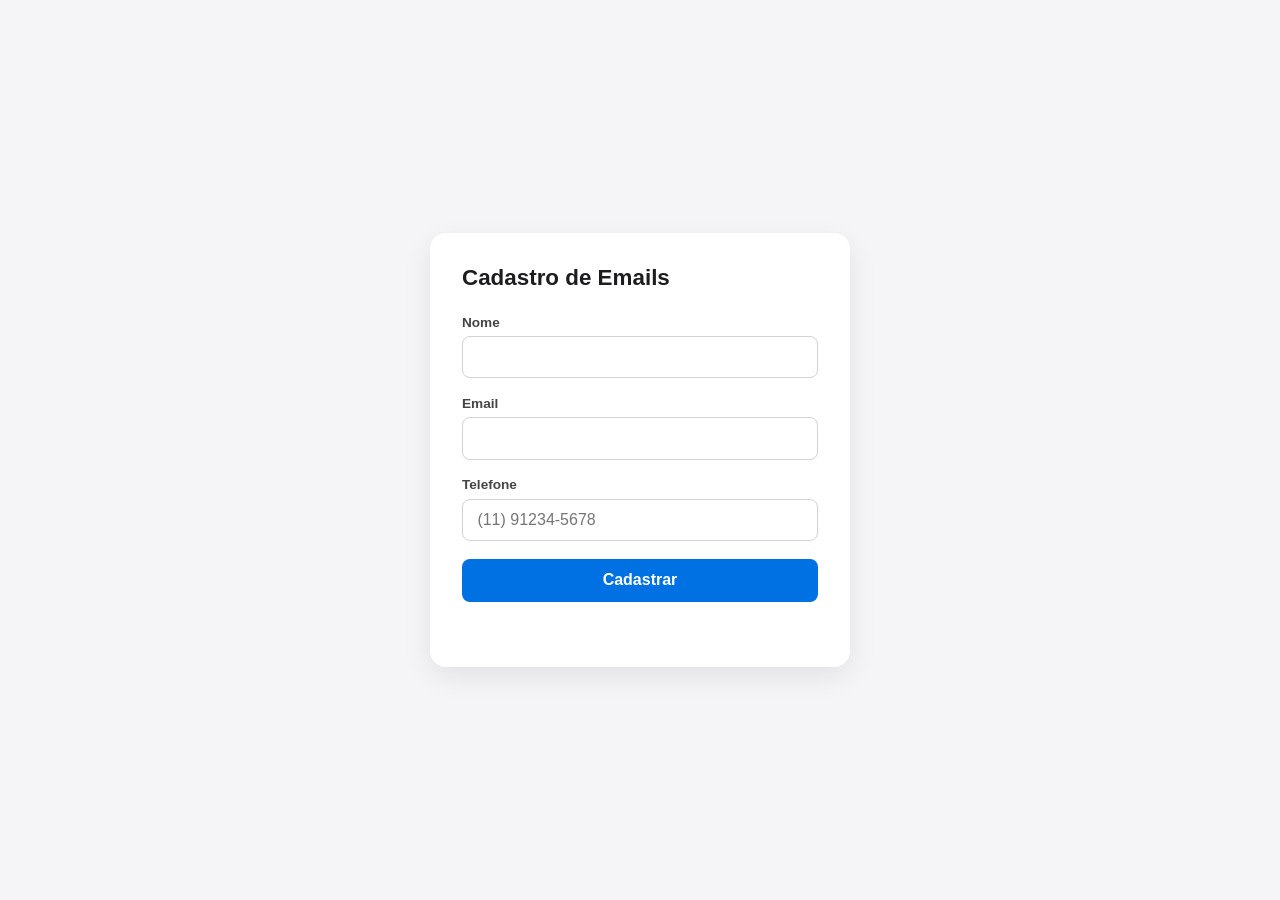
<file: index.html>
<!doctype html>
<html lang="pt-br">
<head>
  <meta charset="UTF-8" />
  <meta name="viewport" content="width=device-width, initial-scale=1.0" />
  <title>Cadastro de Emails</title>
  <style>
    :root {
      color-scheme: light dark;
    }
    * {
      box-sizing: border-box;
    }
    body {
      margin: 0;
      min-height: 100vh;
      display: flex;
      align-items: center;
      justify-content: center;
      font-family: -apple-system, BlinkMacSystemFont, "Segoe UI", Roboto, sans-serif;
      background: #f5f5f7;
      padding: 1.5rem;
    }
    @media (prefers-color-scheme: dark) {
      body { background: #16161a; }
    }
    .card {
      width: 100%;
      max-width: 420px;
      background: #ffffff;
      border-radius: 16px;
      padding: 2rem;
      box-shadow: 0 10px 30px rgba(0, 0, 0, 0.08);
    }
    @media (prefers-color-scheme: dark) {
      .card { background: #232329; box-shadow: 0 10px 30px rgba(0, 0, 0, 0.4); }
    }
    h1 {
      font-size: 1.4rem;
      margin: 0 0 1.5rem;
      color: #1d1d1f;
    }
    @media (prefers-color-scheme: dark) {
      h1 { color: #f2f2f2; }
    }
    label {
      display: block;
      font-size: 0.85rem;
      font-weight: 600;
      margin-bottom: 0.4rem;
      color: #444;
    }
    @media (prefers-color-scheme: dark) {
      label { color: #ccc; }
    }
    input {
      width: 100%;
      padding: 0.7rem 0.9rem;
      margin-bottom: 1.1rem;
      border: 1px solid #d2d2d7;
      border-radius: 8px;
      font-size: 1rem;
      background: #fff;
      color: #1d1d1f;
    }
    @media (prefers-color-scheme: dark) {
      input {
        background: #17171c;
        border-color: #3a3a40;
        color: #f2f2f2;
      }
    }
    input:focus {
      outline: none;
      border-color: #0071e3;
    }
    button {
      width: 100%;
      padding: 0.8rem;
      border: none;
      border-radius: 8px;
      background: #0071e3;
      color: #fff;
      font-size: 1rem;
      font-weight: 600;
      cursor: pointer;
      transition: opacity 0.15s;
    }
    button:disabled {
      opacity: 0.6;
      cursor: not-allowed;
    }
    #message {
      margin-top: 1rem;
      font-size: 0.9rem;
      text-align: center;
      min-height: 1.2em;
    }
    #message.success { color: #1a8a3f; }
    #message.error { color: #d92d20; }
  </style>
</head>
<body>
  <div class="card">
    <h1>Cadastro de Emails</h1>
    <form id="registration-form">
      <label for="name">Nome</label>
      <input type="text" id="name" name="name" required autocomplete="name" />

      <label for="email">Email</label>
      <input type="email" id="email" name="email" required autocomplete="email" />

      <label for="phone">Telefone</label>
      <input type="tel" id="phone" name="phone" required autocomplete="tel" placeholder="(11) 91234-5678" />

      <button type="submit" id="submit-btn">Cadastrar</button>
    </form>
    <div id="message"></div>
  </div>

  <script type="module">
    import { createClient } from "https://esm.sh/@supabase/supabase-js@2";

    const SUPABASE_URL = "https://xtrvojnauvkkterogrst.supabase.co";
    const SUPABASE_KEY = "sb_publishable_JmhdMN8S7lSpCeaJANw_lQ_RRwZ2_OT";

    const supabase = createClient(SUPABASE_URL, SUPABASE_KEY);

    const form = document.getElementById("registration-form");
    const messageEl = document.getElementById("message");
    const submitBtn = document.getElementById("submit-btn");

    form.addEventListener("submit", async (event) => {
      event.preventDefault();
      submitBtn.disabled = true;
      messageEl.textContent = "";
      messageEl.className = "";

      const name = document.getElementById("name").value.trim();
      const email = document.getElementById("email").value.trim();
      const phone = document.getElementById("phone").value.trim();

      const { error } = await supabase
        .from("email_registrations")
        .insert([{ name, email, phone }]);

      if (error) {
        messageEl.textContent = "Erro ao cadastrar: " + error.message;
        messageEl.className = "error";
      } else {
        messageEl.textContent = "Cadastro realizado com sucesso!";
        messageEl.className = "success";
        form.reset();
      }

      submitBtn.disabled = false;
    });
  </script>
</body>
</html>
</file>
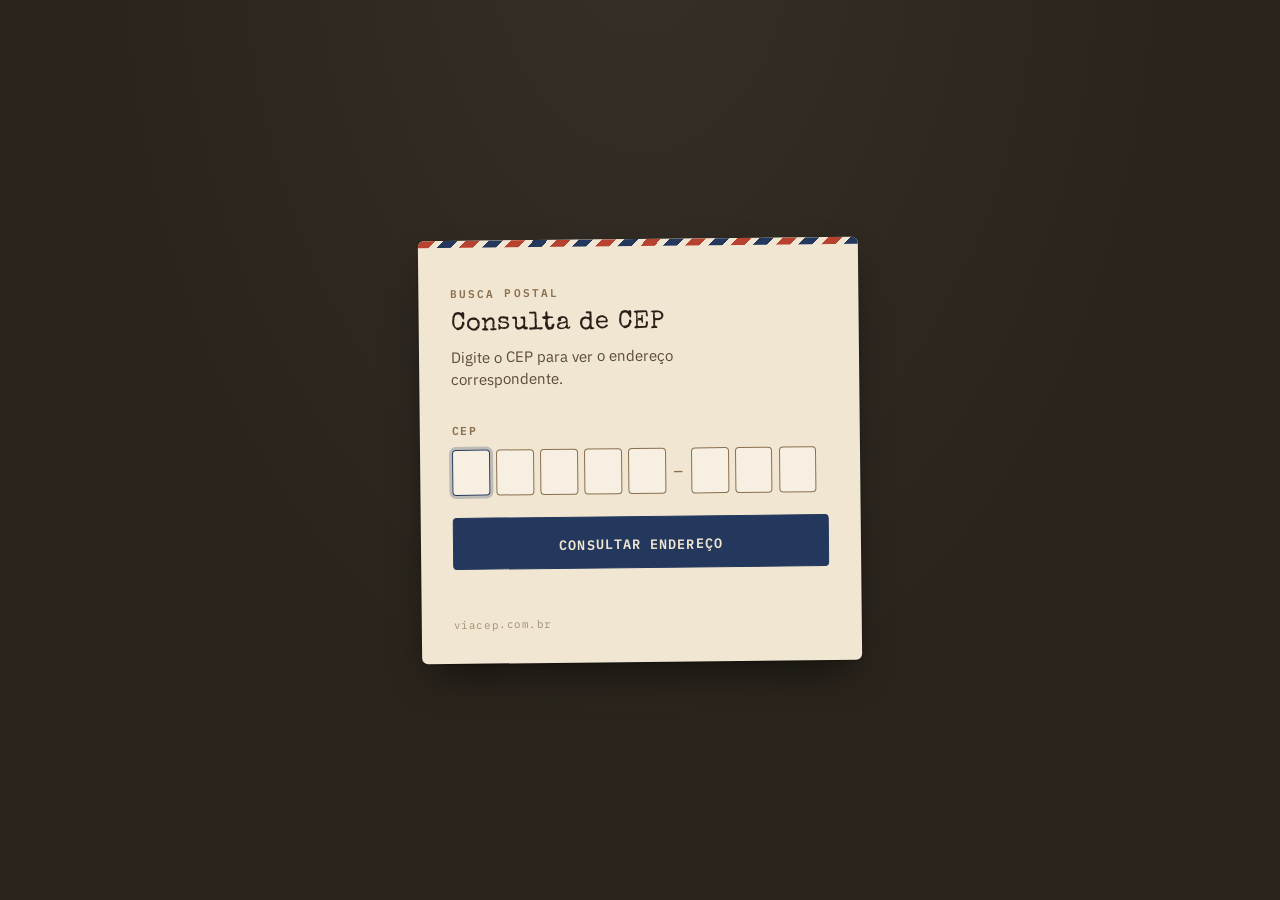
<file: cep-agent/index.html>
<!doctype html>
<html lang="pt-br">
<head>
  <meta charset="UTF-8" />
  <meta name="viewport" content="width=device-width, initial-scale=1.0" />
  <title>Consulta de CEP</title>
  <meta name="description" content="Digite um CEP e veja o endereço correspondente na hora." />
  <link rel="preconnect" href="https://fonts.googleapis.com" />
  <link rel="preconnect" href="https://fonts.gstatic.com" crossorigin />
  <link href="https://fonts.googleapis.com/css2?family=Special+Elite&family=IBM+Plex+Sans:wght@400;500;600;700&family=IBM+Plex+Mono:wght@400;500;600&display=swap" rel="stylesheet" />
  <style>
    :root {
      color-scheme: light dark;

      /* ---- token system ---- */
      --kraft: #f1e6d2;
      --desk: #2a241c;
      --ink: #2a2018;
      --ink-soft: #5b4b39;
      --navy: #23385c;
      --red: #b7422f;
      --sepia: #8a6f4e;

      --font-display: "Special Elite", "Courier New", monospace;
      --font-body: "IBM Plex Sans", -apple-system, BlinkMacSystemFont, "Segoe UI", sans-serif;
      --font-mono: "IBM Plex Mono", ui-monospace, SFMono-Regular, Menlo, monospace;

      --radius: 6px;
    }

    @media (prefers-color-scheme: dark) {
      :root {
        --kraft: #241f18;
        --desk: #100d09;
        --ink: #ece2cf;
        --ink-soft: #b9a480;
        --navy: #6f93c8;
        --red: #d97256;
        --sepia: #a6906f;
      }
    }

    * { box-sizing: border-box; }

    body {
      margin: 0;
      min-height: 100vh;
      display: flex;
      align-items: center;
      justify-content: center;
      font-family: var(--font-body);
      background:
        radial-gradient(ellipse at 50% -10%, rgba(255, 255, 255, 0.05), transparent 60%),
        var(--desk);
      color: var(--ink);
      padding: 2rem 0.85rem;
    }

    .envelope {
      position: relative;
      width: 100%;
      max-width: 440px;
      background: var(--kraft);
      border-radius: var(--radius);
      padding: 2.25rem clamp(1.1rem, 6vw, 2rem) 2rem;
      box-shadow:
        0 1px 2px rgba(0, 0, 0, 0.25),
        0 20px 40px -12px rgba(0, 0, 0, 0.55);
      transform: rotate(-0.6deg);
      overflow: hidden;
    }

    .envelope::before {
      content: "";
      position: absolute;
      top: 0;
      left: 0;
      right: 0;
      height: 7px;
      background: repeating-linear-gradient(
        -45deg,
        var(--navy) 0 10px,
        var(--kraft) 10px 16px,
        var(--red) 16px 26px,
        var(--kraft) 26px 32px
      );
    }

    header {
      margin-top: 0.4rem;
    }

    .eyebrow {
      display: block;
      font-family: var(--font-mono);
      font-size: 0.7rem;
      font-weight: 600;
      letter-spacing: 0.18em;
      text-transform: uppercase;
      color: var(--sepia);
      margin-bottom: 0.6rem;
    }

    h1 {
      font-family: var(--font-display);
      font-size: 1.6rem;
      font-weight: 400;
      letter-spacing: 0.01em;
      margin: 0 0 0.55rem;
      color: var(--ink);
    }

    p.subtitle {
      margin: 0 0 1.75rem;
      font-size: 0.94rem;
      line-height: 1.5;
      color: var(--ink-soft);
      max-width: 34ch;
    }

    form { margin: 0; }

    .cep-label {
      display: block;
      font-family: var(--font-mono);
      font-size: 0.72rem;
      font-weight: 600;
      letter-spacing: 0.14em;
      text-transform: uppercase;
      color: var(--sepia);
      margin-bottom: 0.6rem;
    }

    .cep-boxes {
      display: flex;
      align-items: center;
      gap: clamp(0.2rem, 1.6vw, 0.4rem);
      margin-bottom: 1.4rem;
    }

    .cep-boxes .group {
      display: flex;
      gap: clamp(0.2rem, 1.6vw, 0.4rem);
    }

    .cep-dash {
      color: var(--sepia);
      font-family: var(--font-mono);
      font-size: 1.1rem;
      padding: 0 0.05rem;
      flex-shrink: 0;
    }

    .cep-digit {
      width: clamp(1.6rem, 8vw, 2.35rem);
      height: clamp(2.1rem, 10vw, 2.9rem);
      min-width: 0;
      text-align: center;
      font-family: var(--font-mono);
      font-size: clamp(0.95rem, 4vw, 1.2rem);
      font-weight: 500;
      color: var(--ink);
      background: rgba(255, 255, 255, 0.35);
      border: 1.5px solid var(--sepia);
      border-radius: 4px;
      padding: 0;
      transition: border-color 0.15s, box-shadow 0.15s, transform 0.15s;
    }

    @media (prefers-color-scheme: dark) {
      .cep-digit { background: rgba(0, 0, 0, 0.2); }
    }

    .cep-digit:focus-visible {
      outline: none;
      border-color: var(--navy);
      box-shadow: 0 0 0 3px color-mix(in srgb, var(--navy) 25%, transparent);
    }

    .cep-boxes.invalid .cep-digit {
      border-color: var(--red);
    }

    @media (prefers-reduced-motion: no-preference) {
      .cep-boxes.shake { animation: shake 320ms ease; }
    }

    @keyframes shake {
      0%, 100% { transform: translateX(0); }
      20% { transform: translateX(-5px); }
      40% { transform: translateX(4px); }
      60% { transform: translateX(-3px); }
      80% { transform: translateX(2px); }
    }

    button[type="submit"] {
      width: 100%;
      padding: 0.85rem;
      border: 1.5px solid var(--navy);
      border-radius: 4px;
      background: var(--navy);
      color: var(--kraft);
      font-family: var(--font-mono);
      font-size: 0.85rem;
      font-weight: 600;
      letter-spacing: 0.08em;
      text-transform: uppercase;
      cursor: pointer;
      transition: transform 0.1s ease, opacity 0.15s;
    }

    button[type="submit"]:hover { opacity: 0.92; }

    button[type="submit"]:active {
      transform: scale(0.97) rotate(-0.4deg);
    }

    button[type="submit"]:disabled {
      opacity: 0.55;
      cursor: not-allowed;
    }

    button[type="submit"]:focus-visible {
      outline: 2px solid var(--navy);
      outline-offset: 3px;
    }

    #message {
      margin-top: 0.9rem;
      font-size: 0.88rem;
      color: var(--red);
      min-height: 1.2em;
    }

    #message:empty { margin-top: 0; }

    .sr-only {
      position: absolute;
      width: 1px;
      height: 1px;
      padding: 0;
      margin: -1px;
      overflow: hidden;
      clip: rect(0, 0, 0, 0);
      white-space: nowrap;
      border: 0;
    }

    /* ---- result ---- */

    #result {
      position: relative;
      display: none;
      margin-top: 1.75rem;
      padding-top: 1.4rem;
      border-top: 1.5px dashed var(--sepia);
    }

    #result.visible { display: block; }

    .result-eyebrow {
      font-family: var(--font-mono);
      font-size: 0.7rem;
      font-weight: 600;
      letter-spacing: 0.16em;
      text-transform: uppercase;
      color: var(--sepia);
      margin: 0 0 0.9rem;
    }

    .address dd {
      margin: 0 0 0.15rem;
      font-size: 0.96rem;
      line-height: 1.45;
      color: var(--ink);
    }

    .address dd.city-line {
      font-weight: 600;
      margin-top: 0.15rem;
    }

    .address dd.cep-line {
      font-family: var(--font-mono);
      letter-spacing: 0.04em;
      color: var(--ink-soft);
      margin-top: 0.35rem;
    }

    .meta {
      margin-top: 0.9rem;
      font-family: var(--font-mono);
      font-size: 0.72rem;
      letter-spacing: 0.04em;
      color: var(--sepia);
    }

    .result-actions {
      margin-top: 1.1rem;
    }

    .copy-btn {
      appearance: none;
      background: none;
      border: none;
      padding: 0;
      font-family: var(--font-mono);
      font-size: 0.76rem;
      font-weight: 600;
      letter-spacing: 0.06em;
      text-transform: uppercase;
      color: var(--navy);
      text-decoration: underline;
      text-underline-offset: 3px;
      cursor: pointer;
    }

    .copy-btn:focus-visible {
      outline: 2px solid var(--navy);
      outline-offset: 3px;
    }

    /* postmark */

    .postmark {
      position: absolute;
      top: -0.4rem;
      right: -0.3rem;
      width: 92px;
      height: 92px;
      color: var(--red);
      opacity: 0.88;
      transform: rotate(-8deg);
      pointer-events: none;
    }

    @media (prefers-reduced-motion: no-preference) {
      .postmark {
        opacity: 0;
        transform: rotate(-18deg) scale(1.35);
      }
      #result.visible .postmark {
        animation: stamp 480ms cubic-bezier(0.34, 1.56, 0.64, 1) forwards;
      }
    }

    @keyframes stamp {
      0% { opacity: 0; transform: rotate(-18deg) scale(1.35); }
      55% { opacity: 1; transform: rotate(-5deg) scale(0.94); }
      100% { opacity: 0.88; transform: rotate(-8deg) scale(1); }
    }

    .postmark svg { width: 100%; height: 100%; display: block; }
    .postmark text { font-family: var(--font-display); fill: currentColor; }
    .postmark circle.ring { fill: none; stroke: currentColor; }
    .postmark path.wave { fill: none; stroke: currentColor; stroke-width: 1.4; opacity: 0.85; }

    footer {
      margin-top: 1.9rem;
      font-family: var(--font-mono);
      font-size: 0.68rem;
      letter-spacing: 0.05em;
      color: var(--sepia);
      opacity: 0.75;
    }
  </style>
</head>
<body>
  <main class="envelope">
    <header>
      <span class="eyebrow">Busca postal</span>
      <h1>Consulta de CEP</h1>
      <p class="subtitle">Digite o CEP para ver o endereço correspondente.</p>
    </header>

    <form id="cep-form" novalidate>
      <span class="cep-label" id="cep-label">CEP</span>
      <div class="cep-boxes" id="cep-boxes" role="group" aria-labelledby="cep-label">
        <div class="group" data-group="1">
          <input class="cep-digit" type="text" inputmode="numeric" pattern="[0-9]*" maxlength="1" autocomplete="off" aria-label="Dígito 1 do CEP" />
          <input class="cep-digit" type="text" inputmode="numeric" pattern="[0-9]*" maxlength="1" autocomplete="off" aria-label="Dígito 2 do CEP" />
          <input class="cep-digit" type="text" inputmode="numeric" pattern="[0-9]*" maxlength="1" autocomplete="off" aria-label="Dígito 3 do CEP" />
          <input class="cep-digit" type="text" inputmode="numeric" pattern="[0-9]*" maxlength="1" autocomplete="off" aria-label="Dígito 4 do CEP" />
          <input class="cep-digit" type="text" inputmode="numeric" pattern="[0-9]*" maxlength="1" autocomplete="off" aria-label="Dígito 5 do CEP" />
        </div>
        <span class="cep-dash" aria-hidden="true">–</span>
        <div class="group" data-group="2">
          <input class="cep-digit" type="text" inputmode="numeric" pattern="[0-9]*" maxlength="1" autocomplete="off" aria-label="Dígito 6 do CEP" />
          <input class="cep-digit" type="text" inputmode="numeric" pattern="[0-9]*" maxlength="1" autocomplete="off" aria-label="Dígito 7 do CEP" />
          <input class="cep-digit" type="text" inputmode="numeric" pattern="[0-9]*" maxlength="1" autocomplete="off" aria-label="Dígito 8 do CEP" />
        </div>
      </div>

      <button type="submit" id="submit-btn">Consultar endereço</button>
    </form>

    <div id="message" role="alert"></div>
    <div id="status" class="sr-only" role="status" aria-live="polite"></div>

    <div id="result">
      <p class="result-eyebrow">Endereço encontrado</p>

      <svg class="postmark" viewBox="0 0 100 100" aria-hidden="true">
        <path id="postmark-arc" d="M 16,52 A 34,34 0 0 1 84,52" fill="none" />
        <circle class="ring" cx="50" cy="50" r="44" stroke-width="1.4" />
        <circle class="ring" cx="50" cy="50" r="37" stroke-width="1" stroke-dasharray="2 3" />
        <text font-size="7" letter-spacing="1.5">
          <textPath href="#postmark-arc" startOffset="50%" text-anchor="middle">GUIA DE CEP</textPath>
        </text>
        <text id="postmark-meta" x="50" y="58" font-size="8.5" text-anchor="middle"></text>
        <path class="wave" d="M14,70 q4,-6 8,0 t8,0 t8,0 t8,0 t8,0 t8,0" />
        <path class="wave" d="M14,78 q4,-6 8,0 t8,0 t8,0 t8,0 t8,0 t8,0" />
      </svg>

      <dl class="address">
        <dd id="r-logradouro"></dd>
        <dd id="r-bairro"></dd>
        <dd class="city-line" id="r-cidade"></dd>
        <dd class="cep-line" id="r-cep"></dd>
      </dl>

      <p class="meta" id="r-meta"></p>

      <div class="result-actions">
        <button type="button" class="copy-btn" id="copy-btn">Copiar endereço</button>
      </div>
    </div>

    <footer>viacep.com.br</footer>
  </main>

  <script type="module">
    const boxesContainer = document.getElementById("cep-boxes");
    const boxes = Array.from(boxesContainer.querySelectorAll(".cep-digit"));
    const form = document.getElementById("cep-form");
    const submitBtn = document.getElementById("submit-btn");
    const messageEl = document.getElementById("message");
    const statusEl = document.getElementById("status");
    const resultEl = document.getElementById("result");
    const copyBtn = document.getElementById("copy-btn");

    const fields = {
      logradouro: document.getElementById("r-logradouro"),
      bairro: document.getElementById("r-bairro"),
      cidade: document.getElementById("r-cidade"),
      cep: document.getElementById("r-cep"),
      meta: document.getElementById("r-meta"),
      postmark: document.getElementById("postmark-meta"),
    };

    let lastAddressText = "";

    // ---- boxed CEP input ----

    boxes.forEach((box, i) => {
      box.addEventListener("focus", () => box.select());

      box.addEventListener("input", () => {
        box.value = box.value.replace(/\D/g, "").slice(0, 1);
        boxesContainer.classList.remove("invalid");
        if (box.value && i < boxes.length - 1) {
          boxes[i + 1].focus();
        }
      });

      box.addEventListener("keydown", (event) => {
        if (event.key === "Backspace" && !box.value && i > 0) {
          boxes[i - 1].focus();
        } else if (event.key === "ArrowLeft" && i > 0) {
          boxes[i - 1].focus();
        } else if (event.key === "ArrowRight" && i < boxes.length - 1) {
          boxes[i + 1].focus();
        }
      });

      box.addEventListener("paste", (event) => {
        const digits = (event.clipboardData.getData("text") || "").replace(/\D/g, "");
        if (!digits) return;
        event.preventDefault();
        digits.slice(0, boxes.length - i).split("").forEach((d, j) => {
          boxes[i + j].value = d;
        });
        const next = boxes[Math.min(i + digits.length, boxes.length - 1)];
        next.focus();
      });
    });

    function getCep() {
      return boxes.map((b) => b.value).join("");
    }

    function setCep(digits) {
      boxes.forEach((b, i) => { b.value = digits[i] || ""; });
    }

    // ---- lookup ----

    function normalizeCep(digits) {
      if (digits.length !== 8) {
        throw new Error("CEP inválido — digite os 8 números.");
      }
      return digits;
    }

    async function consultarCep(cep) {
      const cepLimpo = normalizeCep(cep);
      const url = `https://viacep.com.br/ws/${cepLimpo}/json/`;

      let res;
      try {
        res = await fetch(url);
      } catch {
        throw new Error("Não foi possível consultar agora. Tente de novo.");
      }
      if (!res.ok) {
        throw new Error("Não foi possível consultar agora. Tente de novo.");
      }

      const data = await res.json();
      if (data.erro) {
        throw new Error(`CEP ${cepLimpo} não encontrado.`);
      }

      return data;
    }

    function renderResult(data) {
      const hasComplemento = Boolean(data.complemento);
      fields.logradouro.textContent = [data.logradouro, hasComplemento ? data.complemento : null]
        .filter(Boolean)
        .join(", ") || "—";
      fields.logradouro.style.display = data.logradouro || hasComplemento ? "" : "none";

      fields.bairro.textContent = data.bairro || "";
      fields.bairro.style.display = data.bairro ? "" : "none";

      fields.cidade.textContent = `${data.localidade || "—"} – ${data.uf || "—"}`;
      fields.cep.textContent = data.cep || "";

      const metaParts = [];
      if (data.ibge) metaParts.push(`IBGE ${data.ibge}`);
      if (data.ddd) metaParts.push(`DDD ${data.ddd}`);
      fields.meta.textContent = metaParts.join(" · ");
      fields.meta.style.display = metaParts.length ? "" : "none";

      const MESES = ["JAN", "FEV", "MAR", "ABR", "MAI", "JUN", "JUL", "AGO", "SET", "OUT", "NOV", "DEZ"];
      const today = new Date();
      const dateStr = `${String(today.getDate()).padStart(2, "0")} ${MESES[today.getMonth()]} ${String(today.getFullYear()).slice(2)}`;
      fields.postmark.textContent = `${data.uf || "—"} · ${dateStr}`;

      lastAddressText = [
        [data.logradouro, data.complemento].filter(Boolean).join(", "),
        data.bairro,
        `${data.localidade || ""} – ${data.uf || ""}`,
        data.cep,
      ].filter(Boolean).join("\n");

      resultEl.classList.add("visible");
      copyBtn.textContent = "Copiar endereço";
      statusEl.textContent = `Endereço encontrado para o CEP ${data.cep}.`;
    }

    form.addEventListener("submit", async (event) => {
      event.preventDefault();
      messageEl.textContent = "";
      boxesContainer.classList.remove("invalid", "shake");
      resultEl.classList.remove("visible");
      submitBtn.disabled = true;
      submitBtn.textContent = "Consultando…";

      try {
        const data = await consultarCep(getCep());
        renderResult(data);
      } catch (err) {
        messageEl.textContent = err.message;
        boxesContainer.classList.add("invalid");
        requestAnimationFrame(() => boxesContainer.classList.add("shake"));
        statusEl.textContent = err.message;
      } finally {
        submitBtn.disabled = false;
        submitBtn.textContent = "Consultar endereço";
      }
    });

    copyBtn.addEventListener("click", async () => {
      try {
        await navigator.clipboard.writeText(lastAddressText);
        copyBtn.textContent = "Copiado!";
        setTimeout(() => { copyBtn.textContent = "Copiar endereço"; }, 2000);
      } catch {
        copyBtn.textContent = "Não foi possível copiar";
        setTimeout(() => { copyBtn.textContent = "Copiar endereço"; }, 2000);
      }
    });

    boxes[0].focus();
  </script>
</body>
</html>
</file>
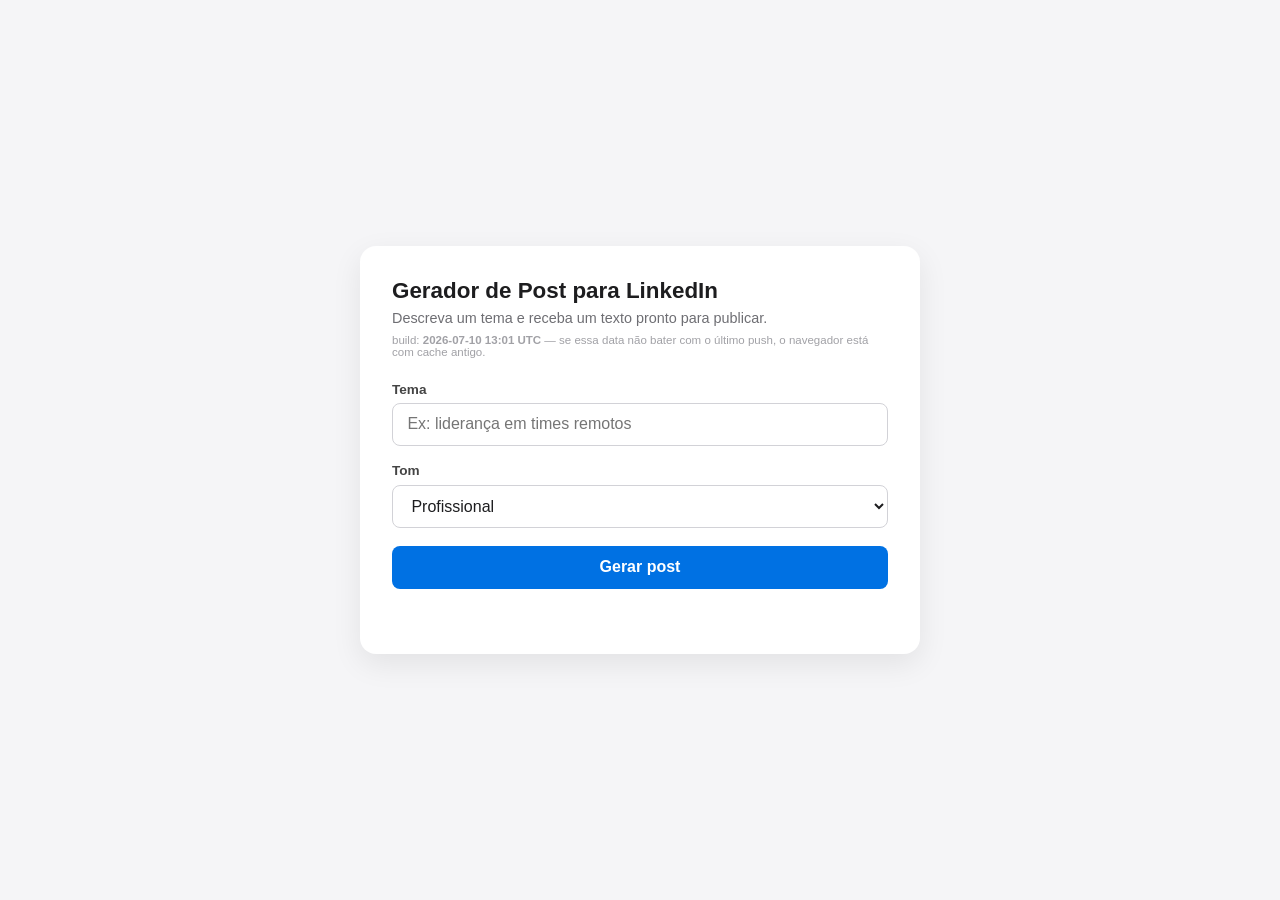
<file: linkedin/index.html>
<!doctype html>
<html lang="pt-br">
<head>
  <meta charset="UTF-8" />
  <meta name="viewport" content="width=device-width, initial-scale=1.0" />
  <title>Gerador de Post para LinkedIn</title>
  <style>
    :root {
      color-scheme: light dark;
    }
    * {
      box-sizing: border-box;
    }
    body {
      margin: 0;
      min-height: 100vh;
      display: flex;
      align-items: center;
      justify-content: center;
      font-family: -apple-system, BlinkMacSystemFont, "Segoe UI", Roboto, sans-serif;
      background: #f5f5f7;
      padding: 1.5rem;
    }
    @media (prefers-color-scheme: dark) {
      body { background: #16161a; }
    }
    .card {
      width: 100%;
      max-width: 560px;
      background: #ffffff;
      border-radius: 16px;
      padding: 2rem;
      box-shadow: 0 10px 30px rgba(0, 0, 0, 0.08);
    }
    @media (prefers-color-scheme: dark) {
      .card { background: #232329; box-shadow: 0 10px 30px rgba(0, 0, 0, 0.4); }
    }
    h1 {
      font-size: 1.4rem;
      margin: 0 0 0.4rem;
      color: #1d1d1f;
    }
    @media (prefers-color-scheme: dark) {
      h1 { color: #f2f2f2; }
    }
    p.subtitle {
      margin: 0 0 1.5rem;
      font-size: 0.9rem;
      color: #6e6e73;
    }
    @media (prefers-color-scheme: dark) {
      p.subtitle { color: #a1a1a6; }
    }
    p.build-info {
      margin: -1rem 0 1.5rem;
      font-size: 0.72rem;
      color: #a1a1a6;
    }
    @media (prefers-color-scheme: dark) {
      p.build-info { color: #6e6e73; }
    }
    label {
      display: block;
      font-size: 0.85rem;
      font-weight: 600;
      margin-bottom: 0.4rem;
      color: #444;
    }
    @media (prefers-color-scheme: dark) {
      label { color: #ccc; }
    }
    input, select, textarea {
      width: 100%;
      padding: 0.7rem 0.9rem;
      margin-bottom: 1.1rem;
      border: 1px solid #d2d2d7;
      border-radius: 8px;
      font-size: 1rem;
      font-family: inherit;
      background: #fff;
      color: #1d1d1f;
    }
    @media (prefers-color-scheme: dark) {
      input, select, textarea {
        background: #17171c;
        border-color: #3a3a40;
        color: #f2f2f2;
      }
    }
    input:focus, select:focus, textarea:focus {
      outline: none;
      border-color: #0071e3;
    }
    button {
      width: 100%;
      padding: 0.8rem;
      border: none;
      border-radius: 8px;
      background: #0071e3;
      color: #fff;
      font-size: 1rem;
      font-weight: 600;
      cursor: pointer;
      transition: opacity 0.15s;
    }
    button:disabled {
      opacity: 0.6;
      cursor: not-allowed;
    }
    button.secondary {
      background: transparent;
      color: #0071e3;
      border: 1px solid #0071e3;
      margin-top: 0.7rem;
    }
    #message {
      margin-top: 1rem;
      font-size: 0.9rem;
      text-align: center;
      min-height: 1.2em;
    }
    #message.error { color: #d92d20; }
    #result-wrapper {
      display: none;
      margin-top: 1.5rem;
    }
    #result {
      width: 100%;
      min-height: 260px;
      resize: vertical;
      line-height: 1.45;
    }
    #grade-wrapper {
      display: none;
      margin-top: 1.2rem;
      padding: 0.9rem 1rem;
      border-radius: 10px;
      border: 1px solid #d2d2d7;
    }
    @media (prefers-color-scheme: dark) {
      #grade-wrapper { border-color: #3a3a40; }
    }
    #grade-wrapper.grade-good { border-color: #1a8a3f; background: rgba(26, 138, 63, 0.08); }
    #grade-wrapper.grade-bad { border-color: #d92d20; background: rgba(217, 45, 32, 0.08); }
    #grade-wrapper.grade-warn { border-color: #b96a00; background: rgba(185, 106, 0, 0.08); }
    #grade-label {
      font-weight: 700;
      font-size: 0.95rem;
      margin-bottom: 0.3rem;
    }
    #grade-justificativa {
      margin: 0;
      font-size: 0.85rem;
      color: #444;
    }
    @media (prefers-color-scheme: dark) {
      #grade-justificativa { color: #ccc; }
    }
    #feedback-wrapper {
      margin-top: 1.2rem;
    }
    #feedback-wrapper textarea {
      resize: vertical;
      min-height: 60px;
    }

    /* Animação do pipeline: agente escritor -> agente avaliador -> concluído */
    #pipeline {
      display: none;
      margin-bottom: 1.6rem;
    }
    #pipeline .pipeline-row {
      display: flex;
      align-items: center;
      justify-content: center;
    }
    #pipeline .pipeline-step {
      display: flex;
      flex-direction: column;
      align-items: center;
      gap: 0.35rem;
      width: 92px;
      opacity: 0.4;
      transition: opacity 0.25s;
    }
    #pipeline .pipeline-step.active,
    #pipeline .pipeline-step.done {
      opacity: 1;
    }
    #pipeline .pipeline-icon {
      width: 46px;
      height: 46px;
      border-radius: 50%;
      display: flex;
      align-items: center;
      justify-content: center;
      font-size: 1.3rem;
      background: #eceef1;
      border: 2px solid #d2d2d7;
      transition: background 0.25s, border-color 0.25s, transform 0.2s;
    }
    @media (prefers-color-scheme: dark) {
      #pipeline .pipeline-icon { background: #1c1c22; border-color: #3a3a40; }
    }
    #pipeline .pipeline-step.active .pipeline-icon {
      border-color: #0071e3;
      box-shadow: 0 0 0 4px rgba(0, 113, 227, 0.15);
      animation: pipeline-pulse 1.1s ease-in-out infinite;
    }
    #pipeline .pipeline-step.done .pipeline-icon {
      background: #0071e3;
      border-color: #0071e3;
    }
    #pipeline .pipeline-label {
      font-size: 0.72rem;
      text-align: center;
      line-height: 1.2;
      color: #444;
      min-height: 1.9em;
    }
    @media (prefers-color-scheme: dark) {
      #pipeline .pipeline-label { color: #ccc; }
    }
    #pipeline .pipeline-line {
      flex: 0 0 40px;
      height: 2px;
      margin-top: -22px;
      background: #d2d2d7;
      position: relative;
      overflow: hidden;
    }
    @media (prefers-color-scheme: dark) {
      #pipeline .pipeline-line { background: #3a3a40; }
    }
    #pipeline .pipeline-line::after {
      content: "";
      position: absolute;
      inset: 0;
      background: #0071e3;
      transform: scaleX(0);
      transform-origin: left;
      transition: transform 0.4s ease;
    }
    #pipeline .pipeline-line.filled::after {
      transform: scaleX(1);
    }
    @keyframes pipeline-pulse {
      0%, 100% { transform: scale(1); }
      50% { transform: scale(1.12); }
    }
  </style>
</head>
<body>
  <div class="card">
    <div id="pipeline">
      <div class="pipeline-row">
        <div class="pipeline-step" id="pipeline-write">
          <div class="pipeline-icon">✍️</div>
          <div class="pipeline-label">Agente escritor gerando o post</div>
        </div>
        <div class="pipeline-line" id="pipeline-line-1"></div>
        <div class="pipeline-step" id="pipeline-grade">
          <div class="pipeline-icon">🔎</div>
          <div class="pipeline-label">Agente escritor chama o agente avaliador</div>
        </div>
        <div class="pipeline-line" id="pipeline-line-2"></div>
        <div class="pipeline-step" id="pipeline-done">
          <div class="pipeline-icon">✅</div>
          <div class="pipeline-label">Concluído</div>
        </div>
      </div>
    </div>

    <h1>Gerador de Post para LinkedIn</h1>
    <p class="subtitle">Descreva um tema e receba um texto pronto para publicar.</p>
    <p class="build-info">build: <strong>2026-07-10 13:01 UTC</strong> — se essa data não bater com o último push, o navegador está com cache antigo.</p>

    <form id="generate-form">
      <label for="theme">Tema</label>
      <input type="text" id="theme" name="theme" required maxlength="300"
        placeholder="Ex: liderança em times remotos" autocomplete="off" />

      <label for="tone">Tom</label>
      <select id="tone" name="tone">
        <option value="profissional">Profissional</option>
        <option value="inspirador">Inspirador</option>
        <option value="storytelling">Storytelling</option>
        <option value="objetivo">Direto / objetivo</option>
      </select>

      <button type="submit" id="submit-btn">Gerar post</button>
    </form>
    <div id="message"></div>

    <div id="result-wrapper">
      <label for="result">Resultado</label>
      <textarea id="result" readonly></textarea>
      <button type="button" class="secondary" id="copy-btn">Copiar texto</button>

      <div id="grade-wrapper">
        <div id="grade-label"></div>
        <p id="grade-justificativa"></p>
      </div>

      <div id="feedback-wrapper">
        <label for="feedback">Não ficou como você queria? Peça um ajuste</label>
        <textarea id="feedback" maxlength="500" rows="2"
          placeholder="Ex: deixe mais curto e menos formal, remova as hashtags..."></textarea>
        <button type="button" class="secondary" id="feedback-btn">Gerar novo texto com esse feedback</button>
      </div>
    </div>
  </div>

  <script type="module">
    import { createClient } from "https://esm.sh/@supabase/supabase-js@2";

    const SUPABASE_URL = "https://xtrvojnauvkkterogrst.supabase.co";
    const SUPABASE_KEY = "sb_publishable_JmhdMN8S7lSpCeaJANw_lQ_RRwZ2_OT";

    const supabase = createClient(SUPABASE_URL, SUPABASE_KEY);

    const form = document.getElementById("generate-form");
    const messageEl = document.getElementById("message");
    const submitBtn = document.getElementById("submit-btn");
    const resultWrapper = document.getElementById("result-wrapper");
    const resultEl = document.getElementById("result");
    const copyBtn = document.getElementById("copy-btn");
    const gradeWrapper = document.getElementById("grade-wrapper");
    const gradeLabelEl = document.getElementById("grade-label");
    const gradeJustificativaEl = document.getElementById("grade-justificativa");
    const feedbackEl = document.getElementById("feedback");
    const feedbackBtn = document.getElementById("feedback-btn");

    const pipelineEl = document.getElementById("pipeline");
    const pipelineSteps = {
      write: document.getElementById("pipeline-write"),
      grade: document.getElementById("pipeline-grade"),
      done: document.getElementById("pipeline-done"),
    };
    const pipelineLines = [
      document.getElementById("pipeline-line-1"),
      document.getElementById("pipeline-line-2"),
    ];
    let pipelineTimer = null;

    function setPipelineStage(stage) {
      Object.values(pipelineSteps).forEach((el) => el.classList.remove("active", "done"));
      pipelineLines.forEach((el) => el.classList.remove("filled"));

      if (stage === "write") {
        pipelineSteps.write.classList.add("active");
      } else if (stage === "grade") {
        pipelineSteps.write.classList.add("done");
        pipelineLines[0].classList.add("filled");
        pipelineSteps.grade.classList.add("active");
      } else if (stage === "done") {
        pipelineSteps.write.classList.add("done");
        pipelineSteps.grade.classList.add("done");
        pipelineSteps.done.classList.add("done");
        pipelineLines[0].classList.add("filled");
        pipelineLines[1].classList.add("filled");
      }
    }

    function startPipeline() {
      pipelineEl.style.display = "block";
      setPipelineStage("write");
      // Agente 1 (escritor) está trabalhando; depois de um tempo, simula a
      // chamada ao agente 2 (avaliador) — a troca real acontece no backend,
      // então isso é uma representação visual do que já está ocorrendo lá.
      pipelineTimer = setTimeout(() => setPipelineStage("grade"), 1400);
    }

    function finishPipeline(success) {
      clearTimeout(pipelineTimer);
      if (success) {
        setPipelineStage("done");
      } else {
        pipelineEl.style.display = "none";
      }
    }

    const GRADE_LABELS = {
      executivo: "Texto executivo bem formatado",
      tecnico: "Texto técnico bem formatado",
      pessimo: "Texto péssimo",
      reescrever: "Reescrever",
    };
    const GRADE_STYLES = {
      executivo: "grade-good",
      tecnico: "grade-good",
      pessimo: "grade-bad",
      reescrever: "grade-warn",
    };

    function renderGrade(grade) {
      gradeWrapper.className = "";
      if (!grade || !grade.categoria) {
        gradeWrapper.style.display = "none";
        return;
      }
      const label = GRADE_LABELS[grade.categoria] || grade.categoria;
      gradeLabelEl.textContent = grade.nota ? `${label} — nota ${grade.nota}/10` : label;
      gradeJustificativaEl.textContent = grade.justificativa || "";
      gradeWrapper.classList.add(GRADE_STYLES[grade.categoria] || "");
      gradeWrapper.style.display = "block";
    }

    // Chama o agente 1 (que por sua vez chama o agente 2 internamente) e
    // atualiza a tela com o resultado. Usado tanto na geração inicial quanto
    // na regeneração a partir do feedback do usuário.
    async function runGeneration(body, busyButton, busyText, idleText) {
      busyButton.disabled = true;
      busyButton.textContent = busyText;
      messageEl.textContent = "";
      messageEl.className = "";
      gradeWrapper.style.display = "none";
      startPipeline();

      const { data, error } = await supabase.functions.invoke("generate-linkedin-post", { body });

      if (error || !data?.post) {
        messageEl.textContent = data?.error || error?.message || "Erro ao gerar o post.";
        messageEl.className = "error";
        finishPipeline(false);
      } else {
        resultEl.value = data.post;
        resultWrapper.style.display = "block";
        renderGrade(data.grade);
        finishPipeline(true);
        feedbackEl.value = "";
      }

      busyButton.disabled = false;
      busyButton.textContent = idleText;
    }

    form.addEventListener("submit", async (event) => {
      event.preventDefault();
      resultWrapper.style.display = "none";

      const theme = document.getElementById("theme").value.trim();
      const tone = document.getElementById("tone").value;

      await runGeneration({ theme, tone }, submitBtn, "Gerando...", "Gerar post");
    });

    feedbackBtn.addEventListener("click", async () => {
      const feedback = feedbackEl.value.trim();
      if (!feedback) {
        feedbackEl.focus();
        return;
      }

      const theme = document.getElementById("theme").value.trim();
      const tone = document.getElementById("tone").value;
      const previousPost = resultEl.value;

      await runGeneration(
        { theme, tone, feedback, previousPost },
        feedbackBtn,
        "Aplicando feedback...",
        "Gerar novo texto com esse feedback",
      );
    });

    copyBtn.addEventListener("click", async () => {
      await navigator.clipboard.writeText(resultEl.value);
      copyBtn.textContent = "Copiado!";
      setTimeout(() => { copyBtn.textContent = "Copiar texto"; }, 1500);
    });
  </script>
</body>
</html>
</file>
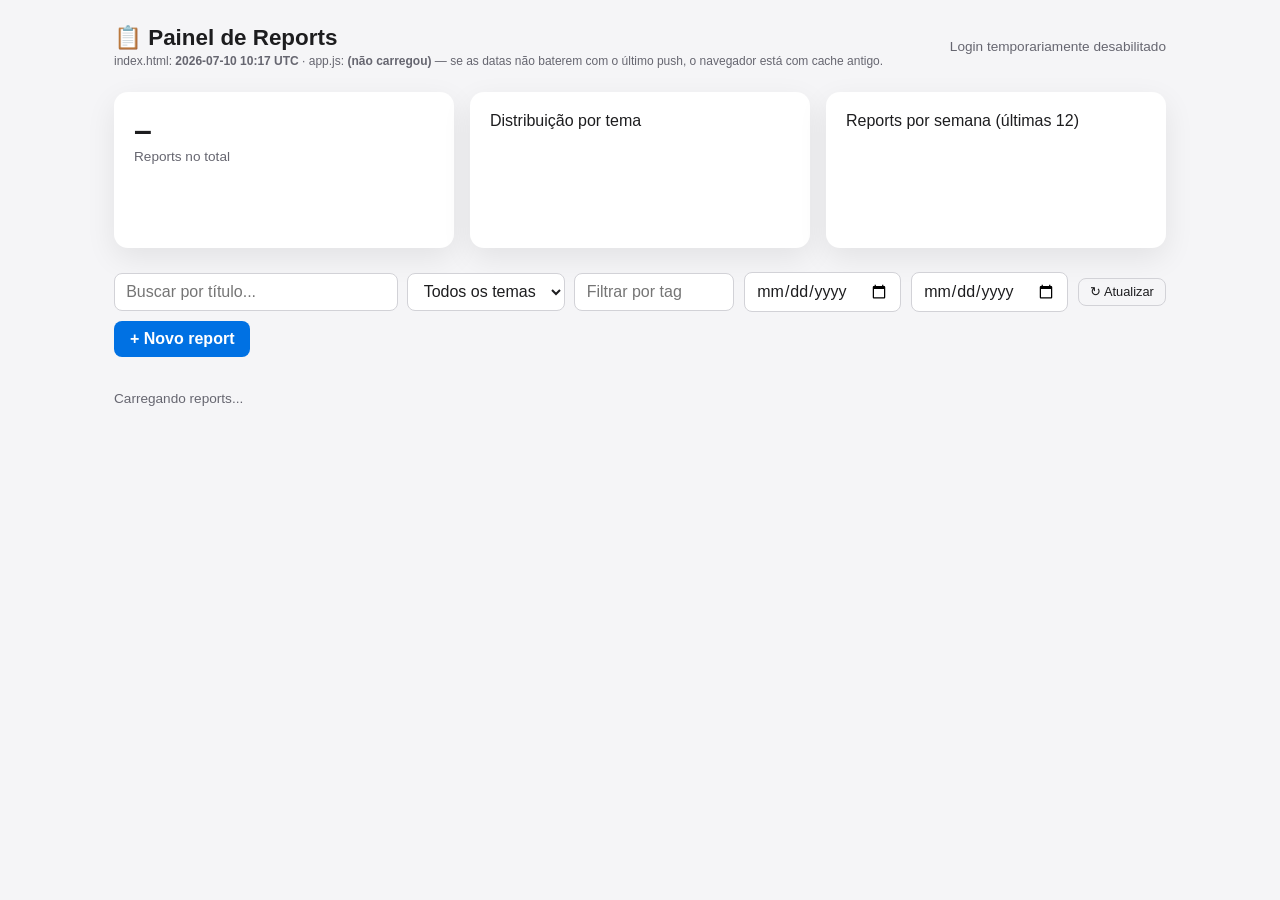
<file: reports/index.html>
<!doctype html>
<html lang="pt-br">
<head>
  <meta charset="UTF-8" />
  <meta name="viewport" content="width=device-width, initial-scale=1.0" />
  <title>Painel de Reports</title>
  <link rel="stylesheet" href="./assets/styles.css?v=12" />
</head>
<body>
  <div class="page">
    <div class="topbar">
      <div>
        <h1>📋 Painel de Reports</h1>
        <p class="hint" style="margin: 0.2rem 0 0;">
          index.html: <strong>2026-07-10 10:17 UTC</strong> ·
          app.js: <strong id="app-build">(não carregou)</strong>
          — se as datas não baterem com o último push, o navegador está com cache antigo.
        </p>
      </div>
      <div class="user-chip">
        <span>Login temporariamente desabilitado</span>
      </div>
    </div>

    <section class="dashboard" id="dashboard">
      <div class="card stat-tile">
        <div class="value" id="stat-total">–</div>
        <div class="label">Reports no total</div>
      </div>
      <div class="card">
        <div class="label" style="margin-bottom: 0.5rem;">Distribuição por tema</div>
        <div id="theme-chart"></div>
      </div>
      <div class="card">
        <div class="label" style="margin-bottom: 0.5rem;">Reports por semana (últimas 12)</div>
        <div class="freq-chart" id="freq-chart"></div>
      </div>
    </section>

    <div class="filters">
      <input type="search" id="search-input" placeholder="Buscar por título..." />
      <select id="theme-filter">
        <option value="">Todos os temas</option>
      </select>
      <input type="text" id="tag-filter" placeholder="Filtrar por tag" style="max-width: 160px;" />
      <input type="date" id="date-from" title="A partir de" />
      <input type="date" id="date-to" title="Até" />
      <button class="secondary small" id="refresh-btn">↻ Atualizar</button>
      <button id="upload-btn">+ Novo report</button>
    </div>

    <div id="reports-grid" class="grid">
      <p class="spinner-text">Carregando reports...</p>
    </div>
  </div>

  <div class="modal-backdrop" id="upload-modal" style="display:none;">
    <div class="modal">
      <h2>Novo report</h2>
      <form id="upload-form">
        <div class="field">
          <label for="file-input">Arquivo HTML (até 20MB)</label>
          <input type="file" id="file-input" accept=".html,.htm" required />
        </div>
        <div class="field">
          <label for="title-input">Título</label>
          <input type="text" id="title-input" required placeholder="Ex: Benchmark de concorrentes Q3" />
        </div>
        <div class="field">
          <label for="theme-input">Tema</label>
          <input type="text" id="theme-input" list="theme-options" required placeholder="Ex: Análise, PRD, Benchmark..." />
          <datalist id="theme-options"></datalist>
        </div>
        <div class="field">
          <label for="tags-input">Tags (separadas por vírgula)</label>
          <input type="text" id="tags-input" placeholder="ex: marketing, q3, interno" />
        </div>
        <div class="message" id="upload-message"></div>
        <div style="display:flex; gap:0.5rem; justify-content:flex-end; margin-top: 1rem;">
          <button type="button" class="secondary" id="cancel-upload">Cancelar</button>
          <button type="submit" id="submit-upload">Enviar</button>
        </div>
      </form>
    </div>
  </div>

  <div class="modal-backdrop" id="view-modal" style="display:none;">
    <div class="modal" style="max-width: 96vw; width: 96vw; height: 92vh; display: flex; flex-direction: column;">
      <div style="display:flex; align-items:center; justify-content:space-between; margin-bottom: 0.6rem; gap: 0.5rem;">
        <h2 id="view-title" style="margin:0; font-size:1rem;"></h2>
        <div style="display:flex; gap:0.5rem;">
          <a id="view-new-tab" href="#" target="_blank" rel="noopener noreferrer" class="btn secondary small">Abrir em nova aba</a>
          <button class="secondary small" id="close-view">Fechar</button>
        </div>
      </div>
      <iframe id="view-frame" title="Visualização do report" sandbox="allow-scripts allow-same-origin allow-popups" style="flex:1; width:100%; border:1px solid var(--border); border-radius: 10px; background:#fff;"></iframe>
    </div>
  </div>

  <script type="module" src="./assets/app.js?v=12"></script>
</body>
</html>
</file>
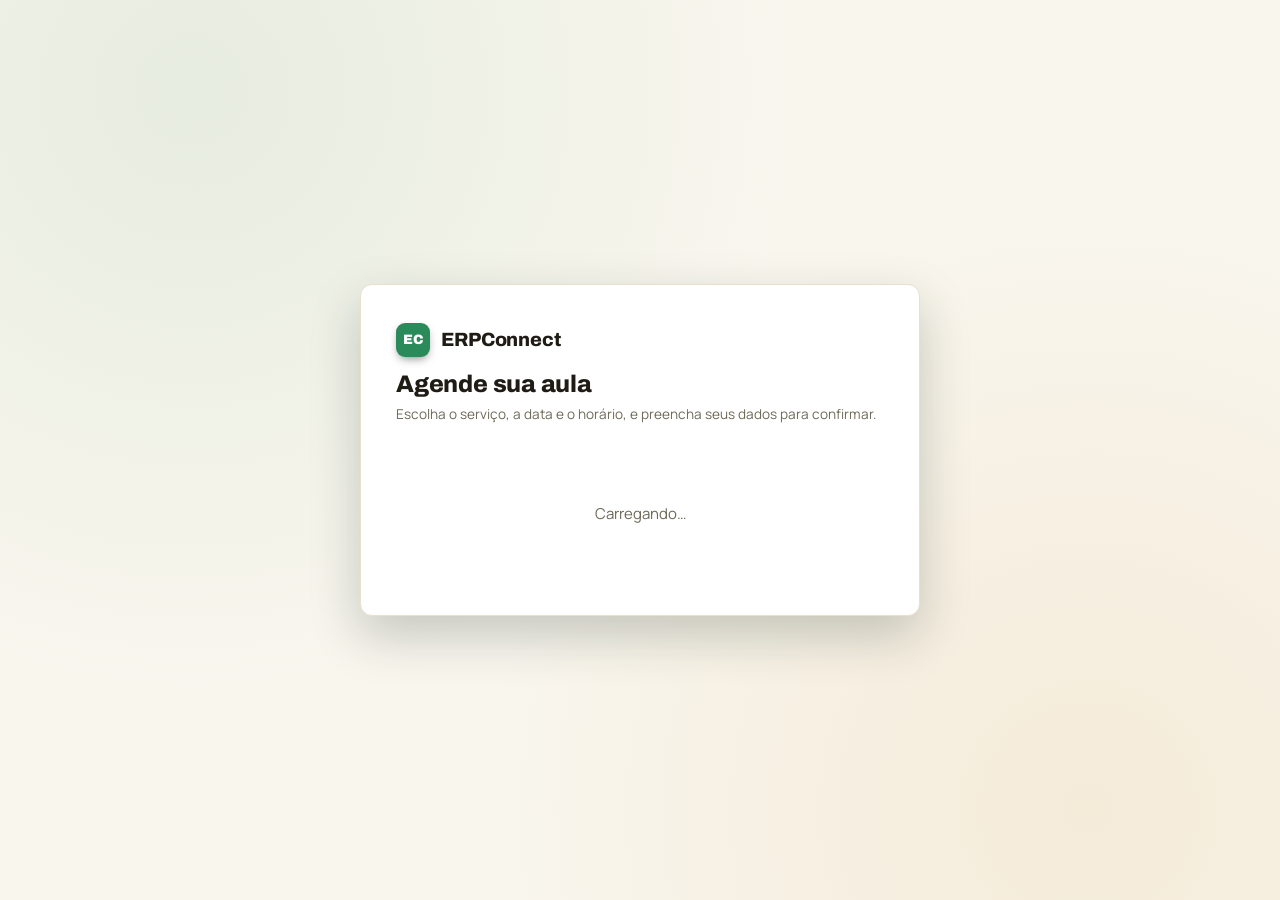
<file: appvendas/agendamento-publico.html>
<!doctype html>
<html lang="pt-br">
<head>
  <meta charset="UTF-8" />
  <meta name="viewport" content="width=device-width, initial-scale=1.0" />
  <title>Agendar aula · ERPConnect</title>
  <link rel="preconnect" href="https://fonts.googleapis.com" />
  <link rel="preconnect" href="https://fonts.gstatic.com" crossorigin />
  <link href="https://fonts.googleapis.com/css2?family=Archivo:wght@700;800;900&family=Manrope:wght@400;500;600;700;800&family=IBM+Plex+Mono:wght@400;500;600;700&display=swap" rel="stylesheet" />
  <link rel="stylesheet" href="./assets/styles.css?v=19" />
</head>
<body>
  <div class="precadastro-screen">
    <div class="precadastro-card">
      <div class="login-card__brand">
        <span class="sidebar__brand-mark" style="background: var(--accent);" id="ap-brand-mark">EC</span>
        <span class="login-card__brand-name" id="ap-brand-name">ERPConnect</span>
      </div>
      <h1 class="precadastro-title">Agende sua aula</h1>
      <p class="login-card__hint" id="ap-hint">Escolha o serviço, a data e o horário, e preencha seus dados para confirmar.</p>

      <div id="ap-loading" class="empty-state">Carregando…</div>
      <div id="ap-indisponivel" class="empty-state" hidden></div>

      <form id="ap-form" hidden>
        <div id="ap-error"></div>
        <div class="form-grid">
          <div class="field field--full">
            <label for="ap-servico">Serviço<span class="field-required">*</span></label>
            <select class="input" id="ap-servico" required></select>
          </div>
          <div class="field">
            <label for="ap-data">Data<span class="field-required">*</span></label>
            <input class="input" type="date" id="ap-data" required />
          </div>
          <div class="field">
            <label for="ap-horario">Horário<span class="field-required">*</span></label>
            <select class="input" id="ap-horario" required disabled>
              <option value="">Escolha a data primeiro</option>
            </select>
          </div>
          <div class="field field--full">
            <label for="ap-nome">Nome<span class="field-required">*</span></label>
            <input class="input" type="text" id="ap-nome" required />
          </div>
          <div class="field field--full">
            <label for="ap-documento">CPF/CNPJ<span class="field-required">*</span></label>
            <input class="input" type="text" id="ap-documento" placeholder="Só números ou com pontuação" required />
          </div>
          <div class="field">
            <label for="ap-telefone">Telefone</label>
            <input class="input" type="text" id="ap-telefone" />
          </div>
          <div class="field">
            <label for="ap-email">E-mail</label>
            <input class="input" type="email" id="ap-email" />
          </div>
          <div class="field field--full">
            <label for="ap-obs">Observações</label>
            <textarea class="input" id="ap-obs" rows="2"></textarea>
          </div>
        </div>
        <div class="hp-field" aria-hidden="true">
          <label for="ap-website">Deixe este campo em branco</label>
          <input type="text" id="ap-website" tabindex="-1" autocomplete="off" />
        </div>
        <button type="submit" class="btn btn--primary" id="ap-submit" style="width:100%; justify-content:center; margin-top: 1.25rem;">Confirmar agendamento</button>
      </form>

      <div id="ap-success" hidden></div>
    </div>
  </div>

  <script type="module" src="./assets/agendamento-publico.js?v=1"></script>
</body>
</html>
</file>
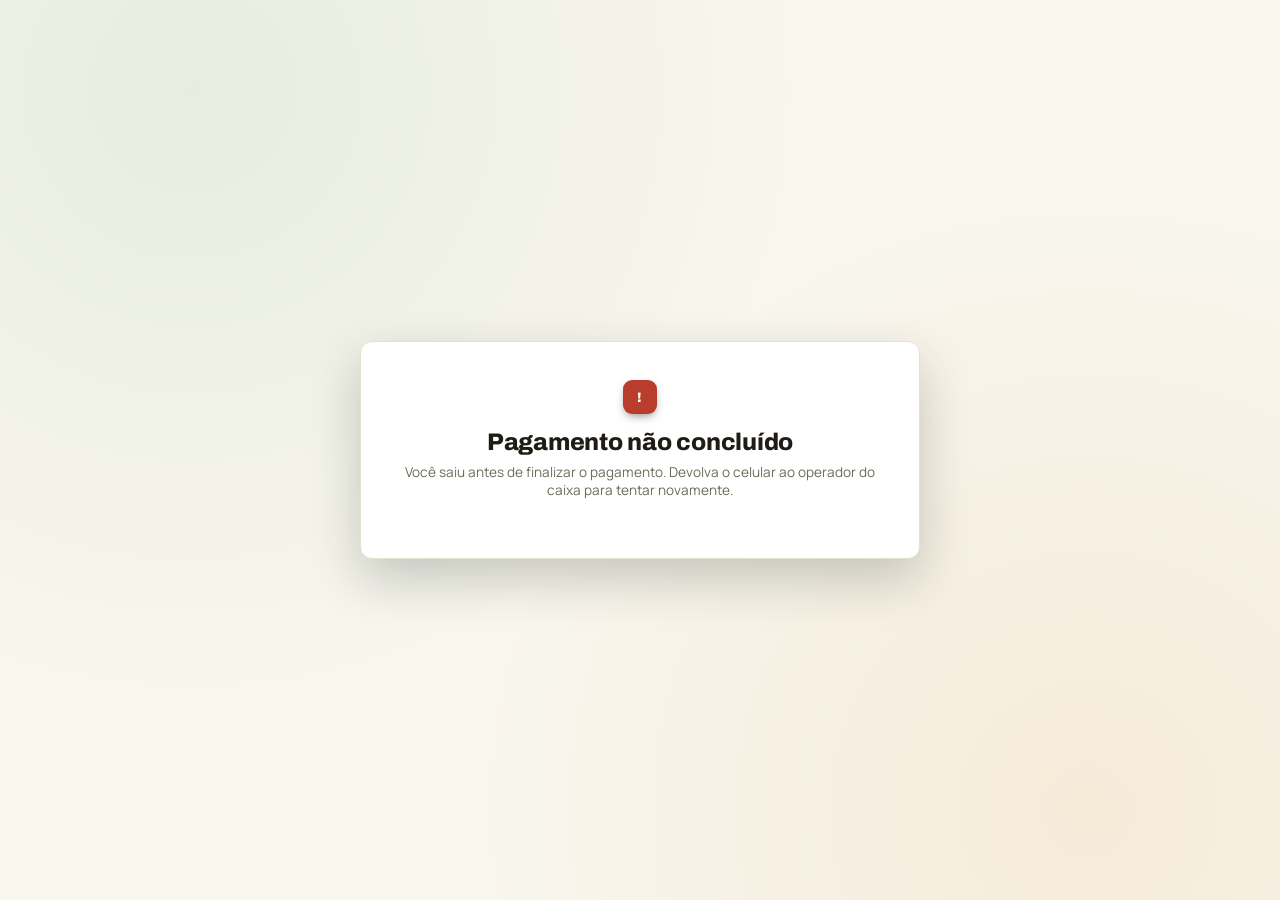
<file: appvendas/pagamento-cancelado.html>
<!doctype html>
<html lang="pt-br">
<head>
  <meta charset="UTF-8" />
  <meta name="viewport" content="width=device-width, initial-scale=1.0" />
  <title>Pagamento não concluído · ERPConnect</title>
  <link href="https://fonts.googleapis.com/css2?family=Archivo:wght@700;800;900&family=Manrope:wght@400;500;600;700;800&display=swap" rel="stylesheet" />
  <link rel="stylesheet" href="./assets/styles.css?v=18" />
</head>
<body>
  <div class="precadastro-screen">
    <div class="precadastro-card" style="text-align: center;">
      <div class="login-card__brand" style="justify-content: center;">
        <span class="sidebar__brand-mark" style="background: var(--danger);">!</span>
      </div>
      <h1 class="precadastro-title">Pagamento não concluído</h1>
      <p class="login-card__hint">Você saiu antes de finalizar o pagamento. Devolva o celular ao operador do caixa para tentar novamente.</p>
    </div>
  </div>
</body>
</html>
</file>
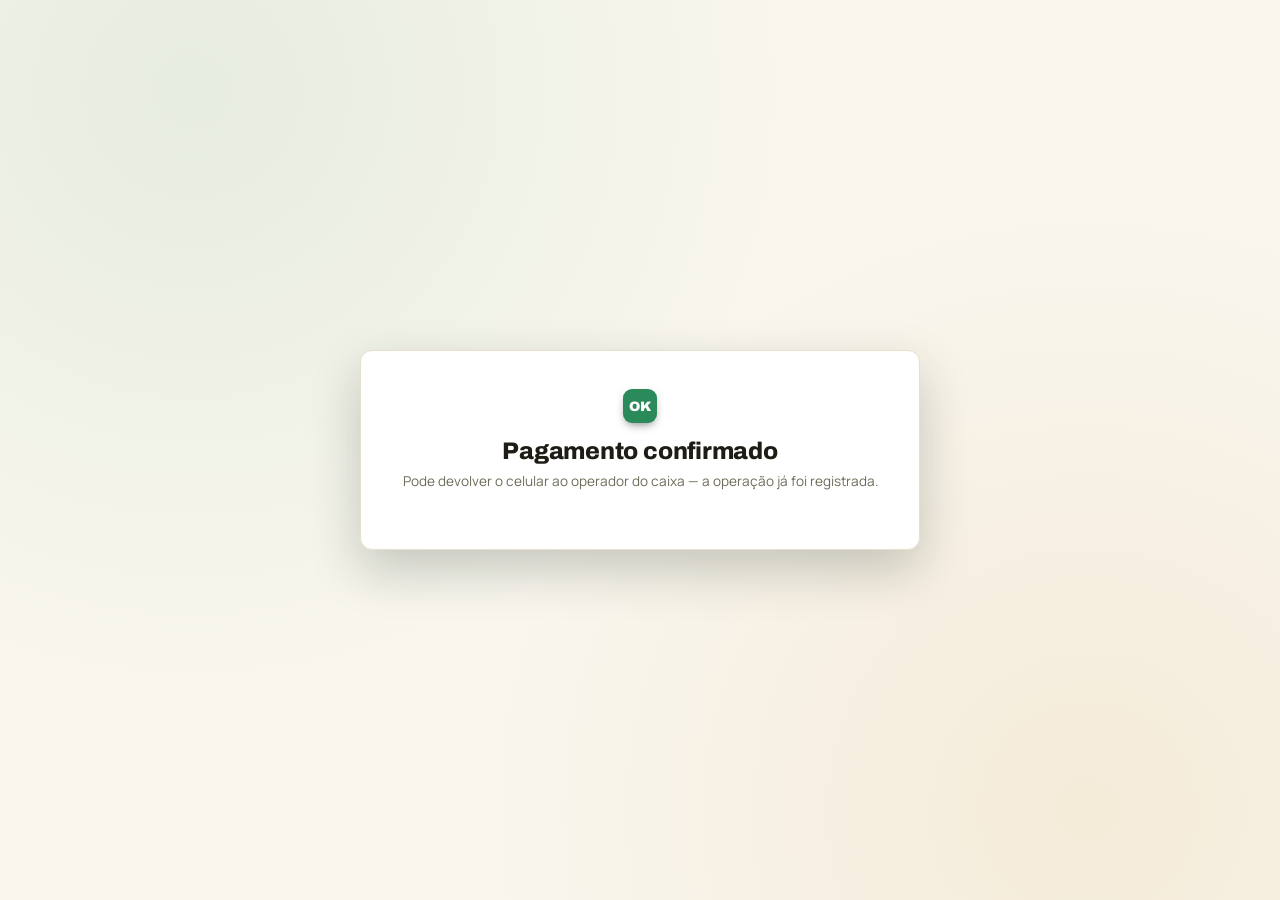
<file: appvendas/pagamento-confirmado.html>
<!doctype html>
<html lang="pt-br">
<head>
  <meta charset="UTF-8" />
  <meta name="viewport" content="width=device-width, initial-scale=1.0" />
  <title>Pagamento confirmado · ERPConnect</title>
  <link href="https://fonts.googleapis.com/css2?family=Archivo:wght@700;800;900&family=Manrope:wght@400;500;600;700;800&display=swap" rel="stylesheet" />
  <link rel="stylesheet" href="./assets/styles.css?v=18" />
</head>
<body>
  <div class="precadastro-screen">
    <div class="precadastro-card" style="text-align: center;">
      <div class="login-card__brand" style="justify-content: center;">
        <span class="sidebar__brand-mark" style="background: var(--success);">OK</span>
      </div>
      <h1 class="precadastro-title">Pagamento confirmado</h1>
      <p class="login-card__hint">Pode devolver o celular ao operador do caixa — a operação já foi registrada.</p>
    </div>
  </div>
</body>
</html>
</file>
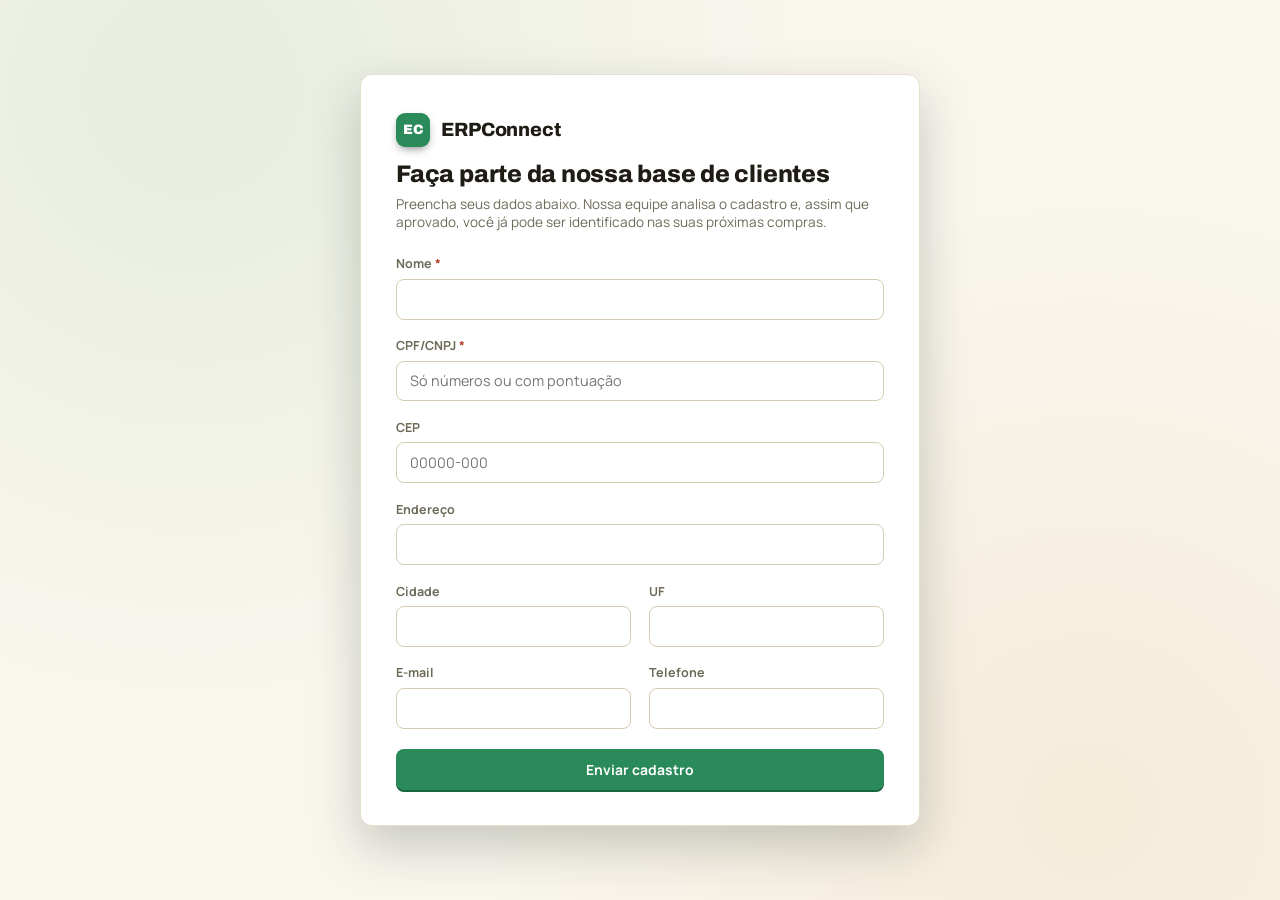
<file: appvendas/pre-cadastro.html>
<!doctype html>
<html lang="pt-br">
<head>
  <meta charset="UTF-8" />
  <meta name="viewport" content="width=device-width, initial-scale=1.0" />
  <title>Pré-cadastro de cliente · ERPConnect</title>
  <link rel="preconnect" href="https://fonts.googleapis.com" />
  <link rel="preconnect" href="https://fonts.gstatic.com" crossorigin />
  <link href="https://fonts.googleapis.com/css2?family=Archivo:wght@700;800;900&family=Manrope:wght@400;500;600;700;800&family=IBM+Plex+Mono:wght@400;500;600;700&display=swap" rel="stylesheet" />
  <link rel="stylesheet" href="./assets/styles.css?v=19" />
</head>
<body>
  <div class="precadastro-screen">
    <div class="precadastro-card">
      <div class="login-card__brand">
        <span class="sidebar__brand-mark" style="background: var(--accent);">EC</span>
        <span class="login-card__brand-name">ERPConnect</span>
      </div>
      <h1 class="precadastro-title">Faça parte da nossa base de clientes</h1>
      <p class="login-card__hint">Preencha seus dados abaixo. Nossa equipe analisa o cadastro e, assim que aprovado, você já pode ser identificado nas suas próximas compras.</p>

      <form id="precadastro-form">
        <div id="precadastro-error"></div>
        <div class="form-grid">
          <div class="field field--full">
            <label for="pc-nome">Nome<span class="field-required">*</span></label>
            <input class="input" type="text" id="pc-nome" name="nome" required />
          </div>
          <div class="field field--full">
            <label for="pc-documento">CPF/CNPJ<span class="field-required">*</span></label>
            <input class="input" type="text" id="pc-documento" name="documento" placeholder="Só números ou com pontuação" required />
          </div>
          <div class="field field--full">
            <label for="pc-cep">CEP</label>
            <input class="input" type="text" id="pc-cep" name="cep" placeholder="00000-000" inputmode="numeric" />
            <p class="field-hint" id="pc-cep-hint" hidden></p>
          </div>
          <div class="field field--full">
            <label for="pc-endereco">Endereço</label>
            <input class="input" type="text" id="pc-endereco" name="endereco" />
          </div>
          <div class="field">
            <label for="pc-cidade">Cidade</label>
            <input class="input" type="text" id="pc-cidade" name="cidade" />
          </div>
          <div class="field">
            <label for="pc-uf">UF</label>
            <input class="input" type="text" id="pc-uf" name="uf" maxlength="2" style="text-transform: uppercase;" />
          </div>
          <div class="field">
            <label for="pc-email">E-mail</label>
            <input class="input" type="email" id="pc-email" name="email" />
          </div>
          <div class="field">
            <label for="pc-telefone">Telefone</label>
            <input class="input" type="text" id="pc-telefone" name="telefone" />
          </div>
        </div>
        <div class="hp-field" aria-hidden="true">
          <label for="pc-website">Deixe este campo em branco</label>
          <input type="text" id="pc-website" name="website" tabindex="-1" autocomplete="off" />
        </div>
        <button type="submit" class="btn btn--primary" id="precadastro-submit" style="width:100%; justify-content:center; margin-top: 1.25rem;">Enviar cadastro</button>
      </form>

      <div id="precadastro-success" hidden></div>
    </div>
  </div>

  <script type="module" src="./assets/pre-cadastro.js?v=3"></script>
</body>
</html>
</file>
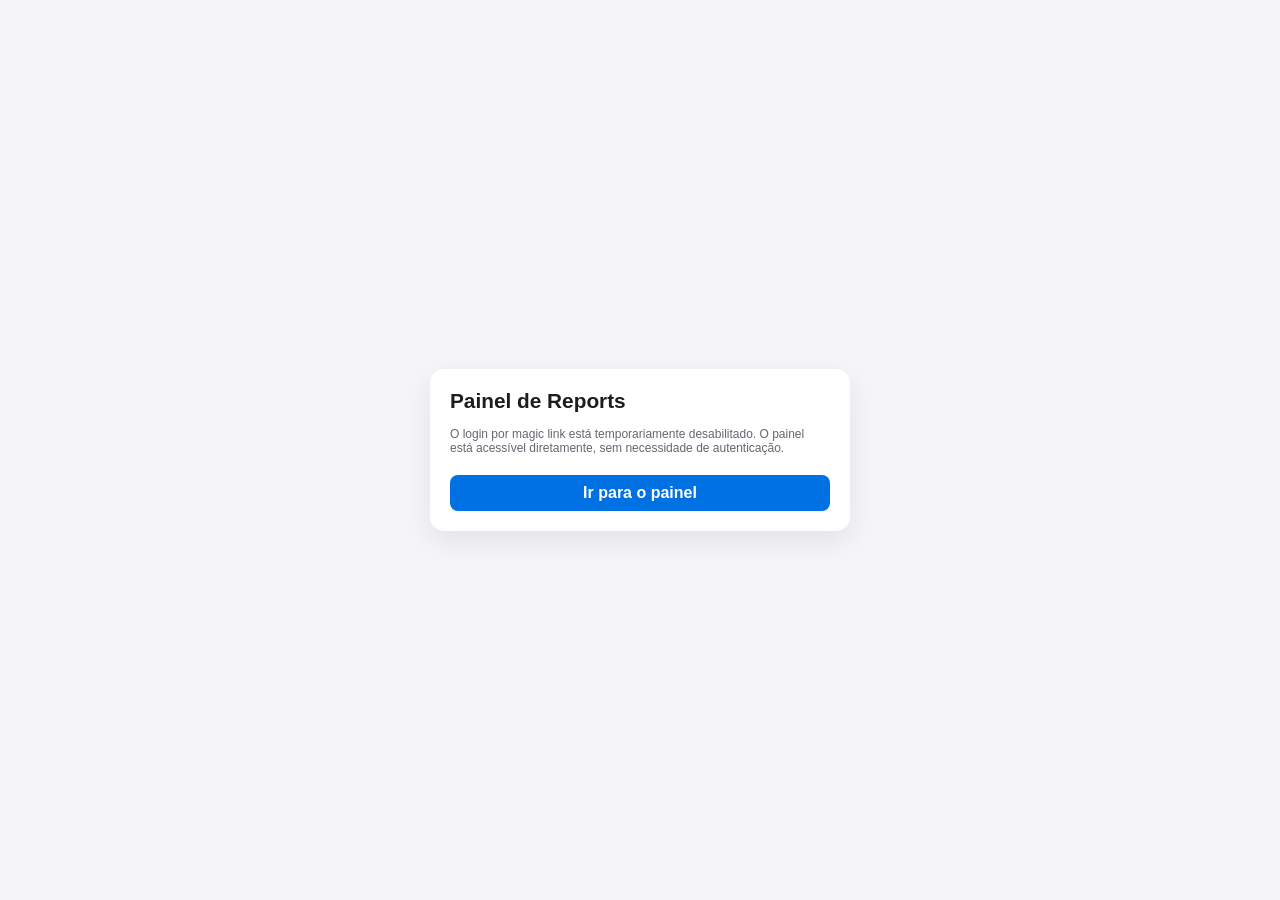
<file: reports/login.html>
<!doctype html>
<html lang="pt-br">
<head>
  <meta charset="UTF-8" />
  <meta name="viewport" content="width=device-width, initial-scale=1.0" />
  <title>Entrar — Painel de Reports</title>
  <link rel="stylesheet" href="./assets/styles.css?v=12" />
</head>
<body>
  <div class="center-card">
    <div class="card">
      <h1 style="margin-top:0; font-size:1.3rem;">Painel de Reports</h1>
      <p class="hint" style="margin-bottom:1.25rem;">
        O login por magic link está temporariamente desabilitado. O painel está
        acessível diretamente, sem necessidade de autenticação.
      </p>
      <a class="btn" href="./index.html" style="display:block; text-align:center;">Ir para o painel</a>
    </div>
  </div>
</body>
</html>
</file>
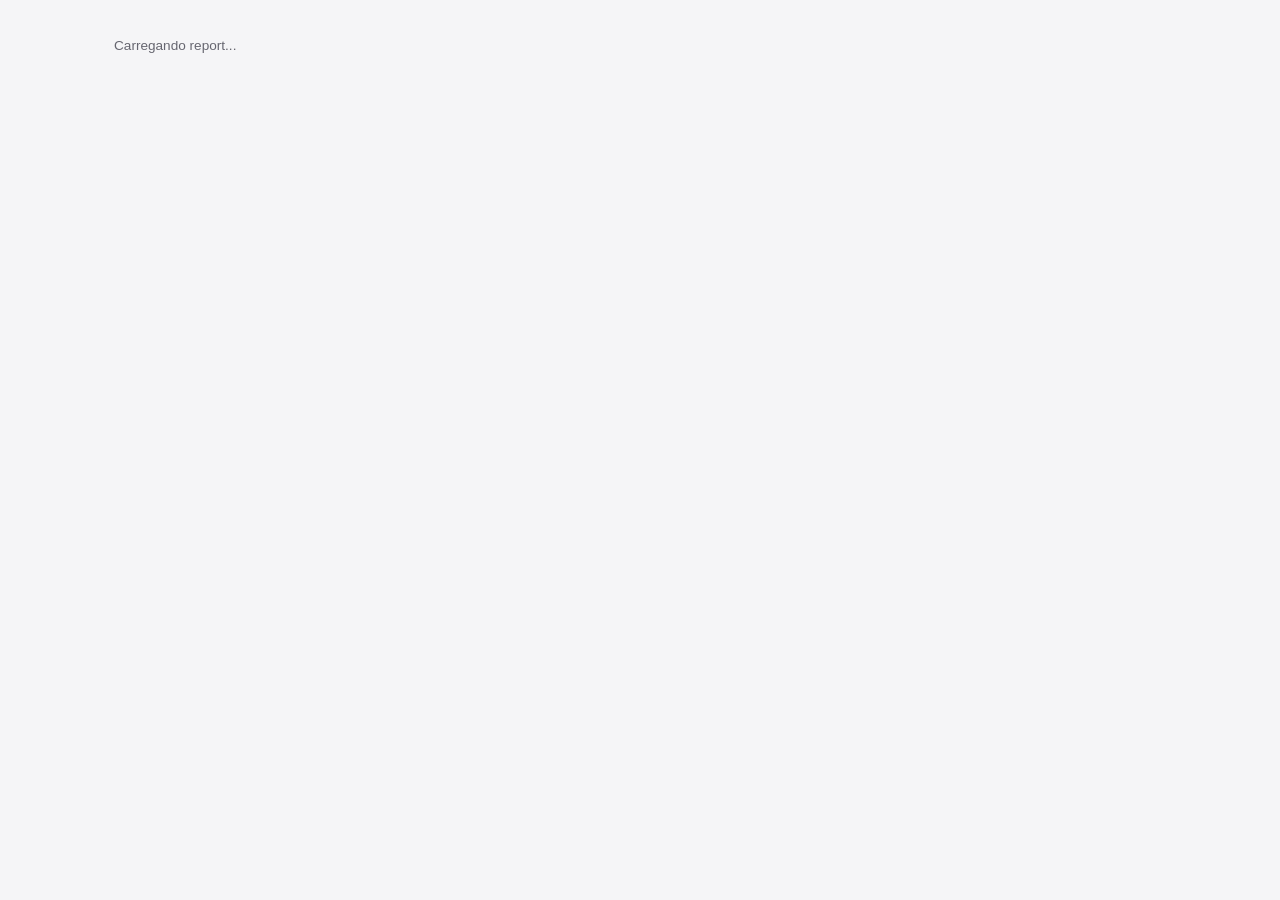
<file: reports/share.html>
<!doctype html>
<html lang="pt-br">
<head>
  <meta charset="UTF-8" />
  <meta name="viewport" content="width=device-width, initial-scale=1.0" />
  <title>Report compartilhado</title>
  <link rel="stylesheet" href="./assets/styles.css?v=12" />
</head>
<body>
  <div class="page" style="max-width: 1100px;">
    <div id="content">
      <p class="spinner-text">Carregando report...</p>
    </div>
  </div>

  <script type="module">
    import { supabase, SUPABASE_URL } from "./assets/supabaseClient.js?v=12";

    // Deployed under this slug in Supabase (Edge Function slugs are fixed at
    // creation and can't be renamed) — the code running there is share-report.
    const SHARE_FUNCTION_NAME = "rapid-worker";

    const content = document.getElementById("content");

    function escapeHtml(str) {
      return String(str ?? "").replace(/[&<>"']/g, (c) => ({
        "&": "&amp;", "<": "&lt;", ">": "&gt;", '"': "&quot;", "'": "&#39;",
      }[c]));
    }

    const params = new URLSearchParams(window.location.search);
    const token = params.get("token");

    if (!token) {
      content.innerHTML = '<div class="card empty-state">Link inválido: faltando token.</div>';
    } else {
      try {
        const { data, error } = await supabase.functions.invoke(SHARE_FUNCTION_NAME, {
          body: { token },
        });

        if (error || !data?.report) {
          throw new Error(data?.error || error?.message || "Link inválido ou desativado.");
        }

        const r = data.report;
        const tagsHtml = (r.tags || [])
          .map((t) => `<span class="tag">${escapeHtml(t)}</span>`)
          .join("");
        const date = new Date(r.created_at).toLocaleDateString("pt-BR", {
          year: "numeric", month: "long", day: "numeric",
        });

        content.innerHTML = `
          <div class="card" style="margin-bottom: 1rem;">
            <span class="badge">${escapeHtml(r.theme)}</span>
            <h1 style="margin: 0.6rem 0 0.2rem;">${escapeHtml(r.title)}</h1>
            <p class="hint">Publicado em ${date}</p>
            <div class="tags" style="margin-top: 0.5rem;">${tagsHtml}</div>
          </div>
          <div class="card" style="padding: 0.5rem; height: 80vh; display:flex; flex-direction:column;">
            <iframe src="${data.fileUrl}" title="${escapeHtml(r.title)}" sandbox="allow-scripts allow-same-origin allow-popups" style="flex:1; width:100%; border:1px solid var(--border); border-radius: 10px; background:#fff;"></iframe>
          </div>
          <p class="hint" style="text-align:center; margin-top: 1rem;">
            Visualização somente leitura via link de compartilhamento —
            <a href="${data.fileUrl}" target="_blank" rel="noopener noreferrer">abrir em nova aba</a>.
          </p>
        `;
      } catch (err) {
        content.innerHTML = `<div class="card empty-state">${escapeHtml(err.message || "Não foi possível carregar este report.")}</div>`;
      }
    }
  </script>
</body>
</html>
</file>
<file: reports/assets/styles.css>
:root {
  color-scheme: light dark;
  --bg: #f5f5f7;
  --card: #ffffff;
  --ink: #1d1d1f;
  --ink-muted: #666670;
  --border: #d2d2d7;
  --accent: #0071e3;
  --accent-ink: #ffffff;
  --danger: #d92d20;
  --success: #1a8a3f;
  --shadow: 0 10px 30px rgba(0, 0, 0, 0.08);
  --input-bg: #ffffff;
}

@media (prefers-color-scheme: dark) {
  :root {
    --bg: #16161a;
    --card: #232329;
    --ink: #f2f2f2;
    --ink-muted: #9a9aa2;
    --border: #3a3a40;
    --accent: #2b8aef;
    --shadow: 0 10px 30px rgba(0, 0, 0, 0.4);
    --input-bg: #17171c;
  }
}

* {
  box-sizing: border-box;
}

body {
  margin: 0;
  min-height: 100vh;
  font-family: -apple-system, BlinkMacSystemFont, "Segoe UI", Roboto, sans-serif;
  background: var(--bg);
  color: var(--ink);
}

a {
  color: var(--accent);
}

.page {
  max-width: 1100px;
  margin: 0 auto;
  padding: 1.5rem;
}

.topbar {
  display: flex;
  align-items: center;
  justify-content: space-between;
  gap: 1rem;
  margin-bottom: 1.5rem;
  flex-wrap: wrap;
}

.topbar h1 {
  font-size: 1.4rem;
  margin: 0;
}

.user-chip {
  display: flex;
  align-items: center;
  gap: 0.75rem;
  font-size: 0.85rem;
  color: var(--ink-muted);
}

button, .btn {
  font: inherit;
  border: none;
  border-radius: 8px;
  padding: 0.55rem 1rem;
  cursor: pointer;
  background: var(--accent);
  color: var(--accent-ink);
  font-weight: 600;
  transition: opacity 0.15s;
  display: inline-block;
  text-decoration: none;
}

button:hover, .btn:hover { opacity: 0.88; }
button:disabled { opacity: 0.5; cursor: not-allowed; }

button.secondary, .btn.secondary {
  background: transparent;
  color: var(--ink);
  border: 1px solid var(--border);
}

button.danger, .btn.danger {
  background: transparent;
  color: var(--danger);
  border: 1px solid var(--danger);
}

button.small, .btn.small {
  padding: 0.35rem 0.7rem;
  font-size: 0.8rem;
  font-weight: 500;
}

input, select, textarea {
  font: inherit;
  padding: 0.55rem 0.7rem;
  border-radius: 8px;
  border: 1px solid var(--border);
  background: var(--input-bg);
  color: var(--ink);
}

input:focus, select:focus, textarea:focus {
  outline: none;
  border-color: var(--accent);
}

.card {
  background: var(--card);
  border-radius: 14px;
  box-shadow: var(--shadow);
  padding: 1.25rem;
}

.center-card {
  min-height: 100vh;
  display: flex;
  align-items: center;
  justify-content: center;
  padding: 1.5rem;
}

.center-card .card {
  width: 100%;
  max-width: 420px;
}

.filters {
  display: flex;
  flex-wrap: wrap;
  gap: 0.6rem;
  margin-bottom: 1.25rem;
  align-items: center;
}

.filters input[type="search"] {
  flex: 1 1 220px;
}

.dashboard {
  display: grid;
  grid-template-columns: repeat(auto-fit, minmax(220px, 1fr));
  gap: 1rem;
  margin-bottom: 1.5rem;
}

.stat-tile .value {
  font-size: 2rem;
  font-weight: 700;
}

.stat-tile .label {
  color: var(--ink-muted);
  font-size: 0.85rem;
}

.bar-row {
  display: grid;
  grid-template-columns: 90px 1fr 2.5rem;
  align-items: center;
  gap: 0.5rem;
  font-size: 0.8rem;
  margin-bottom: 0.4rem;
}

.bar-row .track {
  height: 10px;
  border-radius: 5px;
  background: color-mix(in srgb, var(--border) 60%, transparent);
  overflow: hidden;
}

.bar-row .fill {
  height: 100%;
  border-radius: 5px;
}

.freq-chart {
  display: flex;
  align-items: flex-end;
  gap: 4px;
  height: 90px;
}

.freq-chart .col {
  flex: 1;
  display: flex;
  flex-direction: column;
  align-items: center;
  gap: 4px;
}

.freq-chart .bar {
  width: 100%;
  border-radius: 4px 4px 2px 2px;
  background: var(--accent);
  min-height: 2px;
}

.freq-chart .tick {
  font-size: 0.6rem;
  color: var(--ink-muted);
}

.grid {
  display: grid;
  grid-template-columns: repeat(auto-fill, minmax(260px, 1fr));
  gap: 1rem;
}

.report-card {
  display: flex;
  flex-direction: column;
  gap: 0.5rem;
}

.report-card h3 {
  margin: 0;
  font-size: 1.05rem;
}

.badge {
  display: inline-block;
  padding: 0.15rem 0.55rem;
  border-radius: 999px;
  font-size: 0.7rem;
  font-weight: 600;
  background: color-mix(in srgb, var(--accent) 15%, transparent);
  color: var(--accent);
  width: fit-content;
}

.tags {
  display: flex;
  flex-wrap: wrap;
  gap: 0.3rem;
}

.tag {
  font-size: 0.7rem;
  color: var(--ink-muted);
  background: color-mix(in srgb, var(--border) 40%, transparent);
  padding: 0.1rem 0.5rem;
  border-radius: 999px;
}

.meta {
  font-size: 0.75rem;
  color: var(--ink-muted);
  display: flex;
  justify-content: space-between;
}

.card-actions {
  display: flex;
  flex-wrap: wrap;
  gap: 0.4rem;
  margin-top: 0.3rem;
}

.modal-backdrop {
  position: fixed;
  inset: 0;
  background: rgba(0, 0, 0, 0.45);
  display: flex;
  align-items: center;
  justify-content: center;
  padding: 1rem;
  z-index: 50;
}

.modal {
  background: var(--card);
  border-radius: 14px;
  padding: 1.5rem;
  width: 100%;
  max-width: 480px;
  max-height: 90vh;
  overflow-y: auto;
  box-shadow: var(--shadow);
}

.modal h2 {
  margin-top: 0;
}

.field {
  margin-bottom: 1rem;
}

.field label {
  display: block;
  font-size: 0.8rem;
  font-weight: 600;
  margin-bottom: 0.3rem;
  color: var(--ink-muted);
}

.field input, .field select, .field textarea {
  width: 100%;
}

.hint {
  font-size: 0.75rem;
  color: var(--ink-muted);
  margin-top: 0.25rem;
}

.message {
  margin-top: 0.6rem;
  font-size: 0.85rem;
}

.message.error { color: var(--danger); }
.message.success { color: var(--success); }

.empty-state {
  text-align: center;
  padding: 3rem 1rem;
  color: var(--ink-muted);
}

.spinner-text {
  font-size: 0.85rem;
  color: var(--ink-muted);
}
</file>
<file: appvendas/assets/styles.css>
/* Paleta "quadro-negro + caderneta" — ERPConnect é uma ferramenta de
   secretaria escolar, não uma vitrine de mercado: o verde vem do quadro-negro
   (não da fruta fresca), o âmbar vem do selo de quadro de honra (não da
   etiqueta de preço), o vermelho vem da caneta de correção do professor
   (não do açougue), o azul vem da tinta da caneta esferográfica no diário. */
:root {
  color-scheme: light;
  /* Quadro-negro (sidebar) */
  --ink: #13251d;
  --ink-soft: #1b3227;
  --ink-line: #2b4a39;
  --ink-text: #eef3ec;
  --ink-text-muted: #9bb3a3;

  /* Giz verde (primária) */
  --accent: #2a8a5a;
  --accent-deep: #1a6640;
  --accent-soft: #e2f2ea;

  /* Selo de quadro de honra (secundária / atenção) */
  --amber: #b9861f;
  --amber-deep: #8f6512;
  --amber-soft: #f7edd4;

  /* Caneta de correção (perigo) */
  --danger: #b93d2c;
  --danger-deep: #93301f;
  --danger-soft: #f7e1da;

  /* Tinta esferográfica (informação) */
  --info: #34608f;
  --info-deep: #274a6f;
  --info-soft: #e2ecf4;

  --success: #2a8a5a;
  --success-soft: #e2f2ea;
  --warning: #b9861f;
  --warning-soft: #f7edd4;

  /* Superfícies — papel de caderno, não etiqueta de mercado */
  --paper: #f9f6ee;
  --surface: #ffffff;
  --line: #e7e0cd;
  --line-strong: #d5cbaf;

  --text: #1e1c14;
  --text-muted: #6d6a58;

  --radius: 12px;
  --radius-sm: 8px;
  --font-display: "Archivo", "Arial Black", sans-serif;
  --font-sans: "Manrope", -apple-system, BlinkMacSystemFont, "Segoe UI", Roboto, sans-serif;
  --font-mono: "IBM Plex Mono", ui-monospace, "SFMono-Regular", Menlo, monospace;
  --sidebar-w: 252px;
  --shadow-card: 0 1px 2px rgba(30, 28, 20, 0.04), 0 8px 20px -12px rgba(30, 28, 20, 0.12);
  --shadow-pop: 0 20px 50px rgba(19, 37, 29, 0.22);
}

* {
  box-sizing: border-box;
}

html, body {
  height: 100%;
}

body {
  margin: 0;
  font-family: var(--font-sans);
  font-size: 15px;
  color: var(--text);
  background: var(--paper);
  -webkit-font-smoothing: antialiased;
}

a {
  color: inherit;
}

button {
  font-family: inherit;
}

svg {
  display: block;
}

/* [hidden] deve sempre vencer, mesmo contra classes que definem display
   próprio (ex.: .nav-link, .field) — sem isso, um elemento com a mesma
   especificidade CSS declarada depois no arquivo reaparece mesmo com o
   atributo hidden presente. */
[hidden] {
  display: none !important;
}

:focus-visible {
  outline: 2px solid var(--accent-deep);
  outline-offset: 2px;
  border-radius: 4px;
}

@media (prefers-reduced-motion: reduce) {
  * {
    animation-duration: 0.001ms !important;
    transition-duration: 0.001ms !important;
  }
}

/* ── Shell ─────────────────────────────────────────────────────────── */

.app-shell {
  min-height: 100vh;
  display: flex;
}

.sidebar-scrim {
  display: none;
  position: fixed;
  inset: 0;
  background: rgba(14, 22, 17, 0.45);
  z-index: 39;
}

/* Sticky (não mais fixed) dentro do layout flex do app-shell: gruda no
   topo da viewport durante a rolagem, igual o .topbar já faz, mas sem
   tirar o menu do fluxo do documento. Isso deixa a página com uma única
   barra de rolagem — um menu mais alto que a tela (grupo Administração
   etc.) rola junto com o resto em vez de precisar de scroll interno
   próprio, que ficava visualmente estranho isolado na coluna do menu. */
.sidebar {
  background: var(--ink);
  background-image: linear-gradient(175deg, var(--ink) 0%, #102016 100%);
  color: var(--ink-text);
  display: flex;
  flex-direction: column;
  padding: 1.35rem 0 1rem;
  position: sticky;
  top: 0;
  width: var(--sidebar-w);
  flex-shrink: 0;
  min-height: 100vh;
  z-index: 30;
}

.main-column {
  flex: 1;
  min-height: 100vh;
}

.sidebar__brand {
  display: flex;
  align-items: center;
  gap: 0.7rem;
  padding: 0 1.35rem 1.35rem;
  border-bottom: 1px solid var(--ink-line);
  margin-bottom: 1.1rem;
}

.sidebar__brand-mark {
  font-family: var(--font-display);
  font-weight: 900;
  font-size: 0.85rem;
  background: var(--accent);
  color: #ffffff;
  width: 34px;
  height: 34px;
  display: flex;
  align-items: center;
  justify-content: center;
  border-radius: 9px;
  letter-spacing: 0.01em;
  flex-shrink: 0;
  box-shadow: 0 4px 10px -3px rgba(0, 0, 0, 0.5);
}

.sidebar__brand-name {
  font-family: var(--font-display);
  font-weight: 800;
  font-size: 1.08rem;
  letter-spacing: -0.01em;
}

.sidebar__close {
  display: none;
  margin-left: auto;
  background: transparent;
  border: none;
  color: var(--ink-text-muted);
  cursor: pointer;
  padding: 0.25rem;
}

.sidebar__nav {
  flex: 1;
  padding: 0 0.8rem;
}

.nav-group {
  margin-bottom: 1.5rem;
}

.nav-group__title {
  font-size: 0.68rem;
  font-weight: 700;
  letter-spacing: 0.12em;
  text-transform: uppercase;
  color: var(--ink-text-muted);
  margin: 0 0 0.5rem;
  padding: 0 0.65rem;
}

.nav-link {
  display: flex;
  align-items: center;
  gap: 0.7rem;
  padding: 0.65rem 0.7rem 0.65rem 0.75rem;
  border-radius: var(--radius-sm);
  font-size: 0.9rem;
  font-weight: 600;
  text-decoration: none;
  color: #c7d6cc;
  border-left: 3px solid transparent;
  margin-bottom: 0.15rem;
  transition: background 0.12s ease, color 0.12s ease, border-color 0.12s ease;
}

.nav-link__icon {
  flex-shrink: 0;
  color: #7f9686;
  transition: color 0.12s ease;
}

/* Contador de pendências (parcelas vencidas, estoque baixo) — visível no
   menu o tempo todo, não só ao abrir o painel Início (ver app.js,
   refreshPendencyBadges). */
.nav-link__badge {
  flex-shrink: 0;
  margin-left: auto;
  min-width: 1.35rem;
  height: 1.35rem;
  padding: 0 0.4rem;
  border-radius: 999px;
  background: var(--danger);
  color: #ffffff;
  font-size: 0.72rem;
  font-weight: 700;
  line-height: 1.35rem;
  text-align: center;
}

.nav-link:hover {
  background: var(--ink-soft);
  color: #ffffff;
}

.nav-link:hover .nav-link__icon {
  color: #c7d6cc;
}

.nav-link.is-active {
  background: var(--ink-soft);
  border-left-color: var(--amber);
  color: #ffffff;
}

.nav-link.is-active .nav-link__icon {
  color: var(--amber);
}

.sidebar__footer {
  padding: 1rem 1.2rem 0;
  border-top: 1px solid var(--ink-line);
  margin-top: 0.5rem;
}

.user-chip {
  display: flex;
  align-items: center;
  gap: 0.65rem;
}

.user-chip > div {
  min-width: 0;
  flex: 1;
}

.user-chip__name,
.user-chip__meta {
  overflow: hidden;
  text-overflow: ellipsis;
  white-space: nowrap;
}

.logout-btn {
  display: flex;
  align-items: center;
  justify-content: center;
  gap: 0.5rem;
  width: 100%;
  margin-top: 0.9rem;
  padding: 0.55rem 0.7rem;
  background: transparent;
  border: 1px solid var(--ink-line);
  border-radius: var(--radius-sm);
  color: var(--ink-text-muted);
  font-family: var(--font-sans);
  font-size: 0.82rem;
  font-weight: 700;
  cursor: pointer;
  transition: background 0.12s ease, color 0.12s ease, border-color 0.12s ease;
}

.logout-btn:hover {
  color: #ffffff;
  background: var(--danger-deep);
  border-color: var(--danger-deep);
}

.user-chip__avatar {
  width: 34px;
  height: 34px;
  border-radius: 50%;
  background: var(--accent-soft);
  color: var(--accent-deep);
  font-family: var(--font-display);
  font-size: 0.78rem;
  font-weight: 800;
  display: flex;
  align-items: center;
  justify-content: center;
  flex-shrink: 0;
}

.user-chip__name {
  font-size: 0.85rem;
  font-weight: 700;
  color: #f6f8f5;
  margin: 0;
  line-height: 1.2;
}

.user-chip__meta {
  font-size: 0.74rem;
  color: var(--ink-text-muted);
  margin: 0;
  line-height: 1.2;
}

.sidebar__build {
  margin: 0.7rem 0 0;
  font-size: 0.68rem;
  color: var(--ink-text-muted);
  opacity: 0.6;
  text-align: center;
}

.main-column {
  display: flex;
  flex-direction: column;
  min-width: 0;
}

.topbar {
  display: flex;
  align-items: flex-end;
  justify-content: space-between;
  gap: 1rem;
  padding: 1.6rem 2.1rem 1.2rem;
  border-bottom: 1px solid var(--line-strong);
  background: var(--paper);
  position: sticky;
  top: 0;
  z-index: 5;
}

.topbar__heading {
  display: flex;
  align-items: flex-end;
  gap: 0.75rem;
}

.menu-toggle {
  display: none;
  align-items: center;
  justify-content: center;
  width: 36px;
  height: 36px;
  border-radius: var(--radius-sm);
  border: 1px solid var(--line-strong);
  background: var(--surface);
  color: var(--text);
  cursor: pointer;
  flex-shrink: 0;
  margin-bottom: 0.2rem;
}

.topbar__breadcrumb {
  font-size: 0.72rem;
  font-weight: 700;
  letter-spacing: 0.1em;
  text-transform: uppercase;
  color: var(--accent-deep);
  margin: 0 0 0.3rem;
}

.topbar__title {
  font-family: var(--font-display);
  font-size: 1.65rem;
  font-weight: 800;
  margin: 0;
  letter-spacing: -0.02em;
  color: var(--text);
}

.topbar__actions {
  display: flex;
  gap: 0.6rem;
}

.view {
  padding: 1.6rem 2.1rem 3rem;
  flex: 1;
}

/* ── Login ─────────────────────────────────────────────────────────── */

.app-shell.is-locked .sidebar,
.app-shell.is-locked .sidebar-scrim,
.app-shell.is-locked .topbar {
  display: none;
}

.login-screen {
  min-height: 100vh;
  display: flex;
  align-items: center;
  justify-content: center;
  padding: 1.5rem;
  background:
    radial-gradient(circle at 15% 10%, rgba(47, 143, 82, 0.09), transparent 45%),
    radial-gradient(circle at 85% 90%, rgba(207, 138, 31, 0.1), transparent 45%),
    var(--paper);
}

.login-card {
  width: 100%;
  max-width: 380px;
  background: var(--surface);
  border: 1px solid var(--line);
  border-radius: var(--radius);
  box-shadow: var(--shadow-pop);
  padding: 2.2rem 2rem 2rem;
}

.login-card__brand {
  display: flex;
  align-items: center;
  gap: 0.7rem;
  margin-bottom: 0.4rem;
}

.login-card__brand-name {
  font-family: var(--font-display);
  font-weight: 800;
  font-size: 1.2rem;
  letter-spacing: -0.01em;
  color: var(--text);
}

.login-card__hint {
  color: var(--text-muted);
  font-size: 0.85rem;
  margin: 0 0 1.5rem;
}

.login-card .field {
  margin-bottom: 1rem;
}

/* ── Pré-cadastro (tela pública, sem login) ───────────────────────── */

.precadastro-screen {
  min-height: 100vh;
  display: flex;
  align-items: center;
  justify-content: center;
  padding: 2rem 1.5rem;
  background:
    radial-gradient(circle at 15% 10%, rgba(47, 143, 82, 0.09), transparent 45%),
    radial-gradient(circle at 85% 90%, rgba(207, 138, 31, 0.1), transparent 45%),
    var(--paper);
}

.precadastro-card {
  width: 100%;
  max-width: 560px;
  background: var(--surface);
  border: 1px solid var(--line);
  border-radius: var(--radius);
  box-shadow: var(--shadow-pop);
  padding: 2.4rem 2.2rem 2.2rem;
}

/* Campo-armadilha (honeypot) contra bots de spam no pré-cadastro público:
   escondido de gente de verdade sem usar display:none/hidden (que alguns
   bots já sabem ignorar), mas continua acessível a leitores de tela — por
   isso o aria-hidden explícito no próprio campo em pre-cadastro.html. */
.hp-field {
  position: absolute;
  width: 1px;
  height: 1px;
  overflow: hidden;
  clip: rect(0 0 0 0);
  white-space: nowrap;
}

.precadastro-title {
  font-family: var(--font-display);
  font-size: 1.5rem;
  font-weight: 800;
  letter-spacing: -0.01em;
  margin: 0.9rem 0 0.5rem;
  color: var(--text);
}

.precadastro-success {
  text-align: center;
  padding: 1.5rem 0.5rem;
}

.precadastro-success__icon {
  width: 56px;
  height: 56px;
  margin: 0 auto 1rem;
  display: flex;
  align-items: center;
  justify-content: center;
  border-radius: 50%;
  background: var(--accent-soft);
  color: var(--accent-deep);
}

.precadastro-success__title {
  font-family: var(--font-display);
  font-size: 1.2rem;
  font-weight: 800;
  color: var(--text);
  margin: 0 0 0.5rem;
}

.precadastro-success__hint {
  color: var(--text-muted);
  font-size: 0.9rem;
  max-width: 380px;
  margin: 0 auto;
}

/* ── Buttons ───────────────────────────────────────────────────────── */

.btn {
  font-family: var(--font-sans);
  font-size: 0.87rem;
  font-weight: 700;
  padding: 0.65rem 1.1rem;
  border-radius: var(--radius-sm);
  border: 1px solid transparent;
  cursor: pointer;
  display: inline-flex;
  align-items: center;
  gap: 0.4rem;
  transition: filter 0.12s ease, background 0.12s ease, transform 0.05s ease;
}

.btn:active {
  transform: translateY(1px);
}

.btn:hover {
  filter: brightness(0.95);
}

.btn--primary {
  background: var(--accent);
  color: #ffffff;
  box-shadow: 0 2px 0 0 var(--accent-deep);
}

.btn--ghost {
  background: var(--surface);
  border-color: var(--line-strong);
  color: var(--text);
  font-weight: 600;
}

.btn--danger {
  background: var(--danger-soft);
  color: var(--danger-deep);
  border-color: #eac6bd;
  font-weight: 600;
}

.btn--sm {
  padding: 0.42rem 0.75rem;
  font-size: 0.8rem;
}

.icon-btn {
  background: transparent;
  border: none;
  font-size: 1.3rem;
  line-height: 1;
  cursor: pointer;
  color: var(--text-muted);
  padding: 0.2rem 0.4rem;
  border-radius: var(--radius-sm);
}

.icon-btn:hover {
  color: var(--danger-deep);
  background: var(--danger-soft);
}

/* ── Segmented control (replaces small fixed <select> pickers) ───────── */

.segmented {
  display: flex;
  flex-wrap: wrap;
  width: 100%;
  gap: 0.3rem;
  padding: 0.3rem;
  background: var(--paper);
  border: 1px solid var(--line-strong);
  border-radius: var(--radius-sm);
  box-sizing: border-box;
}

.segmented__btn {
  font-family: var(--font-sans);
  font-size: 0.82rem;
  font-weight: 700;
  padding: 0.5rem 0.85rem;
  border-radius: 6px;
  border: none;
  background: transparent;
  color: var(--text-muted);
  cursor: pointer;
  flex: 1 1 auto;
  white-space: nowrap;
  text-align: center;
  transition: background 0.12s ease, color 0.12s ease, box-shadow 0.12s ease;
}

.segmented__btn:hover {
  color: var(--text);
}

.segmented__btn.is-active {
  background: var(--surface);
  color: var(--accent-deep);
  box-shadow: var(--shadow-card);
}

/* ── Cards & Toolbar ───────────────────────────────────────────────── */

.card {
  background: var(--surface);
  border: 1px solid var(--line);
  border-radius: var(--radius);
  box-shadow: var(--shadow-card);
}

.toolbar {
  display: flex;
  align-items: center;
  justify-content: space-between;
  gap: 1rem;
  margin-bottom: 1.1rem;
  flex-wrap: wrap;
}

.search-input-wrap {
  position: relative;
  min-width: 300px;
}

.search-input-wrap svg {
  position: absolute;
  left: 0.75rem;
  top: 50%;
  transform: translateY(-50%);
  color: var(--text-muted);
  pointer-events: none;
}

.search-input-wrap .input {
  padding-left: 2.4rem;
}

.record-count {
  font-size: 0.8rem;
  font-weight: 600;
  color: var(--text-muted);
}

.pagination {
  display: flex;
  align-items: center;
  justify-content: center;
  gap: 1rem;
  margin-top: 1rem;
}

.pagination__label {
  font-size: 0.8rem;
  font-weight: 600;
  color: var(--text-muted);
}

.financeiro-filtro {
  justify-content: flex-start;
  align-items: flex-end;
}

/* Campos "De / Até / Filtrar / Só pendentes" do filtro de período (Contas a
   Receber, Contas a Pagar, Estoques, Relatórios). Classes, não style
   inline, porque esse flex-basis só faz sentido com o toolbar em LINHA —
   no celular (ver @media 560px) o toolbar vira COLUNA e, nesse eixo,
   flex-basis em px passa a valer como ALTURA em vez de largura. Um valor
   inline venceria a media query e abriria um vão vazio de ~160px atrás de
   cada campo; como classe, a regra do breakpoint sobrepõe normalmente. */
.financeiro-filtro__field--date {
  flex: 0 0 160px;
}

.financeiro-filtro__field--action {
  flex: 0 0 auto;
}

.financeiro-filtro__field--push {
  flex: 0 0 auto;
  margin-left: auto;
}

.financeiro-filtro__checkbox {
  display: flex;
  align-items: center;
  gap: 0.45rem;
  white-space: nowrap;
  font-weight: 600;
  cursor: pointer;
}

.input, select.input, textarea.input {
  font-family: inherit;
  font-size: 0.9rem;
  padding: 0.62rem 0.8rem;
  border-radius: var(--radius-sm);
  border: 1px solid var(--line-strong);
  background: var(--surface);
  color: var(--text);
  width: 100%;
}

.input:focus-visible {
  outline: 2px solid var(--accent-deep);
  outline-offset: 1px;
}

.field-required {
  color: var(--danger);
  margin-left: 0.15rem;
}

.field-hint {
  font-size: 0.78rem;
  color: var(--text-muted);
  margin: 0.35rem 0 0;
}

.field-hint--error {
  color: var(--danger-deep);
}

/* ── Dynamic search-select (replaces <select> combo boxes) ───────────── */

.search-select {
  position: relative;
}

.search-select__control {
  position: relative;
  display: flex;
  align-items: center;
}

.search-select__control svg {
  position: absolute;
  left: 0.75rem;
  color: var(--text-muted);
  pointer-events: none;
}

.search-select__input {
  font-family: inherit;
  font-size: 0.9rem;
  padding: 0.62rem 2.2rem 0.62rem 2.4rem;
  border-radius: var(--radius-sm);
  border: 1px solid var(--line-strong);
  background: var(--surface);
  color: var(--text);
  width: 100%;
}

.search-select__input::placeholder {
  color: var(--text-muted);
}

.search-select.has-value .search-select__input {
  font-weight: 700;
  color: var(--accent-deep);
  background: var(--accent-soft);
  border-color: var(--accent);
}

.search-select__clear {
  position: absolute;
  right: 0.5rem;
  width: 24px;
  height: 24px;
  border-radius: 50%;
  border: none;
  background: transparent;
  color: var(--text-muted);
  font-size: 1.1rem;
  line-height: 1;
  cursor: pointer;
  display: flex;
  align-items: center;
  justify-content: center;
}

.search-select__clear:hover {
  background: var(--danger-soft);
  color: var(--danger-deep);
}

.search-select__clear[hidden] {
  display: none;
}

.search-select__panel {
  position: absolute;
  top: calc(100% + 6px);
  left: 0;
  right: 0;
  z-index: 30;
  background: var(--surface);
  border: 1px solid var(--line-strong);
  border-radius: var(--radius-sm);
  box-shadow: var(--shadow-pop);
  max-height: 260px;
  overflow-y: auto;
  padding: 0.35rem;
}

.search-select__option {
  display: flex;
  align-items: center;
  justify-content: space-between;
  gap: 0.75rem;
  padding: 0.55rem 0.65rem;
  border-radius: 6px;
  cursor: pointer;
  font-size: 0.88rem;
}

.search-select__option-label {
  font-weight: 600;
  color: var(--text);
}

.search-select__option-meta {
  font-family: var(--font-mono);
  font-size: 0.78rem;
  color: var(--text-muted);
  white-space: nowrap;
  flex-shrink: 0;
}

.search-select__option:hover,
.search-select__option.is-highlighted {
  background: var(--accent-soft);
}

.search-select__option:hover .search-select__option-label,
.search-select__option.is-highlighted .search-select__option-label {
  color: var(--accent-deep);
}

.search-select__empty {
  padding: 0.9rem 0.65rem;
  font-size: 0.85rem;
  color: var(--text-muted);
  text-align: center;
}

/* ── Data table ────────────────────────────────────────────────────── */

.table-wrap {
  overflow-x: auto;
}

.data-table {
  width: 100%;
  border-collapse: collapse;
  font-size: 0.89rem;
}

/* A 1ª coluna costuma ser o nome (aluno, produto, fornecedor) — sem uma
   largura mínima ela é a primeira a ceder espaço pras outras colunas e
   acaba quebrando em 2 linhas mesmo com nomes curtos como "Curso Ingles". */
.data-table th:first-child,
.data-table td:first-child {
  min-width: 160px;
}

.data-table th {
  font-size: 0.7rem;
  font-weight: 700;
  letter-spacing: 0.08em;
  text-transform: uppercase;
  color: var(--text-muted);
  text-align: left;
  padding: 0.85rem 1.1rem;
  border-bottom: 2px solid var(--line-strong);
  white-space: nowrap;
  background: var(--paper);
}

.data-table thead tr th:first-child {
  border-top-left-radius: var(--radius);
}

.data-table thead tr th:last-child {
  border-top-right-radius: var(--radius);
}

.th-sort {
  background: none;
  border: none;
  cursor: pointer;
  display: inline-flex;
  align-items: center;
  gap: 0.3rem;
  font: inherit;
  font-weight: 700;
  color: inherit;
  padding: 0;
}

.th-sort:hover {
  color: var(--accent-deep);
}

.th-sort__caret {
  opacity: 0.4;
  font-size: 0.65em;
}

.th-sort.is-active {
  color: var(--accent-deep);
}

.th-sort.is-active .th-sort__caret {
  opacity: 1;
  color: var(--accent);
}

.data-table td {
  padding: 0.8rem 1.1rem;
  border-bottom: 1px solid var(--line);
  vertical-align: middle;
}

.data-table tbody tr:nth-child(even) {
  background: #fbf9f2;
}

.data-table tbody tr:hover {
  background: var(--accent-soft);
}

.data-table tbody tr:last-child td {
  border-bottom: none;
}

.cell-num {
  font-family: var(--font-mono);
  text-align: right;
  white-space: nowrap;
  font-variant-numeric: tabular-nums;
}

.cell-actions {
  text-align: right;
  white-space: nowrap;
}

.cell-muted {
  color: var(--text-muted);
}

.cell-rail {
  box-shadow: inset 3px 0 0 0 var(--rail-color, transparent);
}

/* ── Status (sticker-style pills) ──────────────────────────────────── */

.status {
  display: inline-flex;
  align-items: center;
  gap: 0.35rem;
  font-size: 0.76rem;
  font-weight: 700;
  padding: 0.25rem 0.65rem 0.25rem 0.55rem;
  border-radius: 999px;
}

.status::before {
  content: "";
  width: 6px;
  height: 6px;
  border-radius: 50%;
  background: currentColor;
  flex-shrink: 0;
}

.status--confirmada { color: var(--success); background: var(--success-soft); }
.status--orcamento { color: var(--warning); background: var(--warning-soft); }
.status--cancelada { color: var(--danger); background: var(--danger-soft); }
.status--aguardando_pagamento { color: var(--warning); background: var(--warning-soft); }
.status--ativo { color: var(--success); background: var(--success-soft); }
.status--inativo { color: var(--text-muted); background: var(--line); }
.status--admin { color: var(--amber-deep); background: var(--amber-soft); }
.status--caixa { color: var(--text-muted); background: var(--line); }
.status--pendente { color: var(--warning); background: var(--warning-soft); }
.status--aprovado { color: var(--success); background: var(--success-soft); }
.status--reprovado { color: var(--danger); background: var(--danger-soft); }
.status--venda { color: var(--accent-deep); background: var(--accent-soft); }
.status--manual { color: var(--amber-deep); background: var(--amber-soft); }
.status--matricula { color: var(--info-deep); background: var(--info-soft); }
.status--atrasada { color: var(--danger-deep); background: var(--danger-soft); }
.status--entrada { color: var(--accent-deep); background: var(--accent-soft); }
.status--saida { color: var(--danger-deep); background: var(--danger-soft); }

/* ── Empty state ───────────────────────────────────────────────────── */

.empty-state {
  padding: 3.5rem 1.5rem;
  text-align: center;
  color: var(--text-muted);
}

.empty-state__title {
  font-family: var(--font-display);
  font-size: 1.05rem;
  font-weight: 800;
  color: var(--text);
  margin: 0 0 0.4rem;
}

.empty-state__hint {
  font-size: 0.88rem;
  margin: 0;
}

/* ── Skeleton loading ──────────────────────────────────────────────── */

.skeleton-table td {
  padding: 0.95rem 1.1rem;
  border-bottom: 1px solid var(--line);
}

.skeleton-bar {
  height: 12px;
  border-radius: 4px;
  background: linear-gradient(90deg, #eee7d6 25%, #f7f2e5 37%, #eee7d6 63%);
  background-size: 400% 100%;
  animation: skeleton-shimmer 1.4s ease infinite;
}

@keyframes skeleton-shimmer {
  0% { background-position: 100% 0; }
  100% { background-position: 0 0; }
}

/* ── Modal ─────────────────────────────────────────────────────────── */

.modal-overlay {
  position: fixed;
  inset: 0;
  background: rgba(14, 22, 17, 0.55);
  display: flex;
  align-items: flex-start;
  justify-content: center;
  padding: 4vh 1rem;
  overflow-y: auto;
  z-index: 50;
}

.modal-overlay[hidden] {
  display: none;
}

.modal {
  background: var(--surface);
  border-radius: 16px;
  width: 100%;
  max-width: 580px;
  box-shadow: var(--shadow-pop);
  animation: modal-in 0.15s ease;
}

@keyframes modal-in {
  from { opacity: 0; transform: translateY(8px); }
  to { opacity: 1; transform: translateY(0); }
}

.modal__header {
  display: flex;
  align-items: center;
  justify-content: space-between;
  padding: 1.2rem 1.5rem;
  border-bottom: 1px solid var(--line);
  box-shadow: 0 2px 0 -1px var(--accent);
}

.modal__header h2 {
  font-family: var(--font-display);
  font-size: 1.15rem;
  font-weight: 800;
  margin: 0;
}

.modal__body {
  padding: 1.5rem;
}

/* ── Forms ─────────────────────────────────────────────────────────── */

.form-grid {
  display: grid;
  grid-template-columns: repeat(2, 1fr);
  gap: 1.1rem;
}

/* Linha "produto + quantidade + adicionar" da Loja: proporção própria
   (produto ganha o espaço, quantidade e botão ficam compactos). Fica como
   classe — não como style inline — pra continuar obedecendo o breakpoint
   de .form-grid que empilha tudo em 1 coluna no celular; um inline style
   tem prioridade sobre qualquer regra de folha de estilo, então sempre
   venceria a media query e travava a linha em 3 colunas apertadas. */
.form-grid--itens {
  grid-template-columns: 2fr 1fr auto;
  align-items: end;
}

.field {
  display: flex;
  flex-direction: column;
  gap: 0.4rem;
}

.field--full {
  grid-column: 1 / -1;
}

.field label {
  font-size: 0.78rem;
  font-weight: 700;
  color: var(--text-muted);
}

.form-actions {
  display: flex;
  justify-content: flex-end;
  gap: 0.6rem;
  margin-top: 1.5rem;
  padding-top: 1.1rem;
  border-top: 1px solid var(--line);
}

.form-error {
  background: var(--danger-soft);
  color: var(--danger-deep);
  border-radius: var(--radius-sm);
  padding: 0.65rem 0.85rem;
  font-size: 0.84rem;
  font-weight: 600;
  margin-bottom: 1rem;
}

.form-info {
  background: var(--success-soft);
  color: var(--success);
  border-radius: var(--radius-sm);
  padding: 0.65rem 0.85rem;
  font-size: 0.84rem;
  font-weight: 600;
  margin-bottom: 1rem;
}

/* ── Toast ─────────────────────────────────────────────────────────── */

.toast-stack {
  position: fixed;
  bottom: 1.5rem;
  right: 1.5rem;
  display: flex;
  flex-direction: column;
  gap: 0.5rem;
  z-index: 100;
}

.toast {
  font-size: 0.87rem;
  font-weight: 600;
  padding: 0.75rem 1.1rem;
  border-radius: var(--radius-sm);
  background: var(--ink);
  color: var(--ink-text);
  box-shadow: var(--shadow-pop);
  min-width: 230px;
  animation: toast-in 0.15s ease;
}

.toast--success { border-left: 4px solid var(--accent); }
.toast--error { border-left: 4px solid var(--danger); }

@keyframes toast-in {
  from { opacity: 0; transform: translateY(6px); }
  to { opacity: 1; transform: translateY(0); }
}

/* ── Vendas: carrinho + recibo ─────────────────────────────────────── */

.venda-layout {
  display: grid;
  grid-template-columns: 1.3fr 1fr;
  gap: 1.4rem;
  align-items: start;
}

.receipt {
  padding: 1.4rem 1.5rem;
  font-family: var(--font-mono);
  background-image: repeating-linear-gradient(
    to bottom,
    transparent,
    transparent 27px,
    var(--line) 27px,
    var(--line) 28px
  );
  background-position: 0 3.2rem;
}

.receipt__row {
  display: flex;
  justify-content: space-between;
  gap: 1rem;
  font-size: 0.87rem;
  padding: 0.3rem 0;
}

.receipt__row > span:first-child {
  color: var(--text-muted);
}

.receipt__tear {
  border-top: 1px dashed var(--line-strong);
  margin: 0.75rem 0;
}

.receipt__total {
  display: flex;
  justify-content: space-between;
  font-size: 1.1rem;
  font-weight: 800;
  padding-top: 0.4rem;
  color: var(--accent-deep);
}

.receipt__label {
  font-family: var(--font-sans);
  font-size: 0.78rem;
  font-weight: 700;
  color: var(--text-muted);
  margin: 0 0 0.6rem;
}

/* Matrículas reaproveita a estrutura do recibo (linhas + total) pro resumo
   financeiro, mas sem o clima de "comprovante de compra" — é uma relação
   com o aluno, não uma venda de balcão. */
.receipt--plain {
  font-family: var(--font-sans);
  background-image: none;
}

/* ── Matrículas: cartões de contexto (aluno / curso) ──────────────────
   Aparecem só depois que o campo correspondente é preenchido — dão ao
   atendente, na hora, o contato do aluno e as orientações do curso, sem
   precisar abrir outra tela ou lembrar de cor. */
.info-card {
  margin: 0;
  padding: 0.85rem 1rem;
  border-radius: var(--radius-sm);
  background: var(--paper);
  font-size: 0.85rem;
}

.info-card--curso {
  background: var(--info-soft);
}

.info-card__title {
  margin: 0 0 0.5rem;
  font-size: 0.76rem;
  font-weight: 700;
  text-transform: uppercase;
  letter-spacing: 0.02em;
  color: var(--text-muted);
}

.info-card--curso .info-card__title {
  color: var(--info-deep);
}

.info-card__row {
  display: flex;
  justify-content: space-between;
  gap: 1rem;
  padding: 0.15rem 0;
}

.info-card__row > span:first-child {
  color: var(--text-muted);
}

.info-card__text {
  margin: 0;
  white-space: pre-line;
  line-height: 1.45;
}

.info-card__text--muted {
  color: var(--text-muted);
  font-style: italic;
}

.info-card__hint {
  margin: 0.5rem 0 0;
  color: var(--text-muted);
}

.info-card__hint--alert {
  color: var(--warning);
  font-weight: 700;
}

/* ── Matrículas: fluxo em etapas ───────────────────────────────────────
   Diferente da Loja (carrinho + recibo): aqui é sempre 1 aluno + 1 curso,
   então o formulário vira 3 passos lidos em sequência (aluno → curso →
   pagamento) em vez de itens soltos numa lista. O painel de pagamento não
   imita um comprovante de compra — destaca separadamente o que é cobrado
   agora (1ª parcela) do valor total contratado, porque numa matrícula
   parcelada é essa diferença que importa pro atendente, não o "recibo". */
.matricula-layout {
  display: grid;
  grid-template-columns: 1.3fr 1fr;
  gap: 1.4rem;
  align-items: start;
}

.matricula-steps {
  display: flex;
  flex-direction: column;
  gap: 1.1rem;
}

.step-card {
  padding: 1.25rem 1.35rem 1.4rem;
}

.step-body {
  display: flex;
  flex-direction: column;
  gap: 1rem;
}

.step-head {
  display: flex;
  align-items: center;
  gap: 0.7rem;
  padding-bottom: 0.85rem;
  margin-bottom: 1rem;
  border-bottom: 1px solid var(--line);
}

.step-num {
  display: flex;
  align-items: center;
  justify-content: center;
  flex-shrink: 0;
  width: 1.7rem;
  height: 1.7rem;
  border-radius: 50%;
  background: var(--accent-soft);
  color: var(--accent-deep);
  font-family: var(--font-display);
  font-size: 0.85rem;
  font-weight: 800;
}

.step-title {
  margin: 0;
  font-family: var(--font-display);
  font-size: 0.95rem;
  font-weight: 800;
}

.enroll-summary {
  padding: 1.25rem 1.35rem 1.4rem;
  position: sticky;
  top: 1.5rem;
}

.enroll-summary .step-num {
  background: var(--accent);
  color: #fff;
}

.enroll-summary__label {
  font-family: var(--font-sans);
  font-size: 0.78rem;
  font-weight: 700;
  color: var(--text-muted);
  margin: 0 0 0.6rem;
}

.enroll-summary__lines {
  margin-top: 1.1rem;
}

.enroll-summary__row {
  display: flex;
  justify-content: space-between;
  align-items: center;
  gap: 1rem;
  font-size: 0.87rem;
  padding: 0.5rem 0;
  border-bottom: 1px solid var(--line);
}

.enroll-summary__row:last-child {
  border-bottom: none;
}

.enroll-summary__row > span:first-child {
  color: var(--text-muted);
}

.enroll-summary__discount {
  width: 100px;
  text-align: right;
}

.enroll-summary__due {
  display: flex;
  flex-direction: column;
  gap: 0.2rem;
  background: var(--accent-soft);
  border-radius: var(--radius-sm);
  padding: 0.9rem 1rem;
  margin: 1.1rem 0 1.25rem;
}

.enroll-summary__due-label {
  font-size: 0.72rem;
  font-weight: 700;
  text-transform: uppercase;
  letter-spacing: 0.03em;
  color: var(--accent-deep);
}

.enroll-summary__due-value {
  font-family: var(--font-display);
  font-size: 1.7rem;
  font-weight: 800;
  color: var(--accent-deep);
}

.enroll-summary__due-hint {
  font-size: 0.8rem;
  color: var(--text-muted);
}

/* Cabeçalho da venda: quem é o cliente (opcional) e quando — compacto,
   porque numa venda de balcão isso raramente muda em relação ao padrão
   (sem cliente, hoje). O grosso da tela é para os itens. */
.venda-meta {
  display: flex;
  gap: 1rem;
  align-items: flex-end;
  margin-bottom: 0.6rem;
}

.venda-meta__data {
  flex: 0 0 148px;
}

.field-optional {
  font-weight: 500;
  color: var(--text-muted);
  opacity: 0.7;
  text-transform: none;
}

.venda-obs-toggle {
  display: inline-block;
  background: none;
  border: none;
  padding: 0;
  color: var(--accent-deep);
  font-family: var(--font-sans);
  font-size: 0.8rem;
  font-weight: 700;
  cursor: pointer;
  margin-bottom: 1rem;
}

.venda-obs-toggle:hover {
  text-decoration: underline;
}

.venda-obs {
  margin-bottom: 1.25rem;
}

/* Forma de pagamento como tiles com ícone — a ação de fechamento da venda,
   não mais uma fileira de pílulas de texto que não cabiam lado a lado. */
.paytiles {
  display: grid;
  grid-template-columns: repeat(auto-fit, minmax(92px, 1fr));
  gap: 0.5rem;
}

.paytile {
  display: flex;
  flex-direction: column;
  align-items: center;
  gap: 0.35rem;
  padding: 0.65rem 0.4rem;
  background: var(--surface);
  border: 1.5px solid var(--line-strong);
  border-radius: var(--radius-sm);
  color: var(--text-muted);
  cursor: pointer;
  font-family: var(--font-sans);
  transition: border-color 0.12s ease, background 0.12s ease, color 0.12s ease;
}

.paytile:hover {
  border-color: var(--accent);
  color: var(--text);
}

.paytile.is-active {
  background: var(--accent-soft);
  border-color: var(--accent);
  color: var(--accent-deep);
}

.paytile__icon {
  display: flex;
}

.paytile__label {
  font-size: 0.72rem;
  font-weight: 700;
  text-align: center;
  line-height: 1.15;
}

/* ── Agenda de atendimentos ────────────────────────────────────────── */

.status--agendado { color: var(--warning); background: var(--warning-soft); }
.status--atendido { color: var(--success); background: var(--success-soft); }

.agenda__toolbar {
  display: flex;
  align-items: center;
  flex-wrap: wrap;
  gap: 0.75rem;
  margin-bottom: 1.25rem;
}

.agenda__nav {
  display: flex;
  align-items: center;
  gap: 0.5rem;
  flex: 1 1 260px;
}

.agenda__label {
  font-family: var(--font-display);
  font-weight: 800;
  font-size: 0.95rem;
  color: var(--text);
  margin: 0 0 0 0.3rem;
}

/* Dia: resumo do dia + lista vertical de horários, cada um sua linha.
   Cada linha ganha uma rail de cor (mesmo padrão de .cell-rail usado nas
   tabelas de Usuários/Cadastros) para status ser reconhecível de relance,
   sem depender só do texto do selo. */

.agenda-day__summary {
  display: flex;
  flex-wrap: wrap;
  gap: 0.4rem 1.1rem;
  padding: 0 0.2rem 0.9rem;
  margin-bottom: 0.4rem;
  border-bottom: 1px solid var(--line);
  font-family: var(--font-mono);
  font-size: 0.78rem;
  font-weight: 700;
  color: var(--text-muted);
}

.agenda-day__stat {
  display: inline-flex;
  align-items: center;
  gap: 0.4rem;
}

.agenda-day__stat::before {
  content: "";
  width: 7px;
  height: 7px;
  border-radius: 50%;
  background: var(--dot-color, var(--text-muted));
  flex-shrink: 0;
}

.agenda-day {
  display: flex;
  flex-direction: column;
}

.agenda-slot {
  display: flex;
  align-items: center;
  flex-wrap: wrap;
  gap: 0.5rem 1rem;
  padding: 0.85rem 0.2rem 0.85rem 0.9rem;
  border-bottom: 1px solid var(--line);
}

.agenda-slot:last-child {
  border-bottom: none;
}

.agenda-slot__hora {
  font-family: var(--font-mono);
  font-weight: 700;
  font-size: 0.88rem;
  color: var(--text);
  flex: 0 0 56px;
}

.agenda-slot__agora {
  display: block;
  font-family: var(--font-sans);
  font-size: 0.6rem;
  font-weight: 800;
  letter-spacing: 0.05em;
  text-transform: uppercase;
  color: var(--accent-deep);
  margin-top: 0.2rem;
}

.agenda-slot--livre .agenda-slot__hora {
  color: var(--text-muted);
}

.agenda-slot__info {
  flex: 1;
  min-width: 0;
}

.agenda-slot__cliente {
  margin: 0;
  font-weight: 700;
  color: var(--text);
}

.agenda-slot__detalhe {
  margin: 0.1rem 0 0;
  font-size: 0.8rem;
}

.agenda-slot__atraso {
  margin: 0.15rem 0 0;
  font-size: 0.78rem;
  font-weight: 700;
  color: var(--danger-deep);
}

.agenda-slot--livre {
  opacity: 0.75;
}

.agenda-slot--passado.agenda-slot--livre {
  opacity: 0.4;
}

.agenda-slot--agora {
  background: var(--accent-soft);
  border-radius: var(--radius-sm);
}

.agenda-slot__actions {
  display: flex;
  align-items: center;
  gap: 0.5rem;
  flex-wrap: wrap;
}

/* Semana: 7 colunas, cada uma com um resumo compacto do dia. */

.agenda-week {
  display: grid;
  grid-template-columns: repeat(7, 1fr);
  gap: 0.75rem;
}

.agenda-week__col {
  background: var(--surface);
  border: 1px solid var(--line);
  border-radius: var(--radius-sm);
  padding: 0.6rem;
  min-height: 140px;
}

.agenda-week__col.is-today {
  border-color: var(--accent);
  box-shadow: 0 0 0 1px var(--accent);
}

.agenda-week__head {
  width: 100%;
  display: flex;
  flex-direction: column;
  align-items: center;
  gap: 0.1rem;
  background: none;
  border: none;
  padding: 0 0 0.5rem;
  margin-bottom: 0.5rem;
  border-bottom: 1px solid var(--line);
  cursor: pointer;
  font-family: inherit;
}

.agenda-week__dow {
  font-size: 0.68rem;
  font-weight: 700;
  letter-spacing: 0.06em;
  text-transform: uppercase;
  color: var(--text-muted);
}

.agenda-week__daynum {
  font-family: var(--font-display);
  font-weight: 800;
  font-size: 1.1rem;
  color: var(--text);
}

.agenda-week__items {
  display: flex;
  flex-direction: column;
  gap: 0.3rem;
}

.agenda-week__empty {
  text-align: center;
  font-size: 0.78rem;
  margin: 0.5rem 0 0;
}

.agenda-week__item {
  display: flex;
  flex-direction: column;
  align-items: flex-start;
  gap: 0.05rem;
  width: 100%;
  background: var(--warning-soft);
  border: none;
  border-radius: 6px;
  padding: 0.3rem 0.45rem;
  cursor: pointer;
  text-align: left;
}

.agenda-week__item.is-atendido {
  background: var(--success-soft);
}

.agenda-week__row {
  display: flex;
  align-items: center;
  gap: 0.3rem;
}

.agenda-week__dot {
  width: 6px;
  height: 6px;
  border-radius: 50%;
  background: var(--warning);
  flex-shrink: 0;
}

.agenda-week__item.is-atendido .agenda-week__dot {
  background: var(--success);
}

.agenda-week__hora {
  font-family: var(--font-mono);
  font-size: 0.72rem;
  font-weight: 700;
  color: var(--text);
}

.agenda-week__nome {
  font-size: 0.76rem;
  color: var(--text);
  overflow: hidden;
  text-overflow: ellipsis;
  white-space: nowrap;
  max-width: 100%;
}

/* Mês: grade de dias com contagem de agendados/atendidos. */

.agenda-month__dow-row {
  display: grid;
  grid-template-columns: repeat(7, 1fr);
  margin-bottom: 0.5rem;
}

.agenda-month__dow-row span {
  text-align: center;
  font-size: 0.68rem;
  font-weight: 700;
  letter-spacing: 0.06em;
  text-transform: uppercase;
  color: var(--text-muted);
}

.agenda-month__grid {
  display: grid;
  grid-template-columns: repeat(7, 1fr);
  gap: 0.4rem;
}

.agenda-month__cell {
  display: flex;
  flex-direction: column;
  align-items: center;
  gap: 0.3rem;
  aspect-ratio: 1;
  background: var(--surface);
  border: 1px solid var(--line);
  border-radius: var(--radius-sm);
  padding: 0.4rem;
  cursor: pointer;
  transition: border-color 0.12s ease;
}

.agenda-month__cell:hover {
  border-color: var(--accent);
}

.agenda-month__cell.is-today {
  border-color: var(--accent);
  box-shadow: 0 0 0 1px var(--accent);
}

.agenda-month__cell.is-outside {
  opacity: 0.4;
}

.agenda-month__daynum {
  font-family: var(--font-display);
  font-weight: 800;
  font-size: 0.9rem;
  color: var(--text);
}

.agenda-month__cell.is-today .agenda-month__daynum {
  display: inline-flex;
  align-items: center;
  justify-content: center;
  width: 1.7em;
  height: 1.7em;
  background: var(--accent);
  color: #ffffff;
  border-radius: 50%;
}

.agenda-month__badges {
  display: flex;
  gap: 0.25rem;
  flex-wrap: wrap;
  justify-content: center;
}

.agenda-month__badge {
  font-family: var(--font-mono);
  font-size: 0.68rem;
  font-weight: 700;
  border-radius: 999px;
  padding: 0.05rem 0.4rem;
}

.agenda-month__badge--agendado { color: var(--warning); background: var(--warning-soft); }
.agenda-month__badge--atendido { color: var(--success); background: var(--success-soft); }

/* ── Home: saudação + ações rápidas ───────────────────────────────── */

.home-hero {
  margin-bottom: 1.5rem;
}

.home-hero__eyebrow {
  font-size: 0.78rem;
  font-weight: 700;
  letter-spacing: 0.08em;
  text-transform: uppercase;
  color: var(--accent-deep);
  margin: 0 0 0.3rem;
}

.home-hero__title {
  font-family: var(--font-display);
  font-size: 1.6rem;
  font-weight: 800;
  letter-spacing: -0.01em;
  margin: 0;
  color: var(--text);
}

.home-hero__empresa {
  font-size: 0.78rem;
  font-weight: 500;
  color: var(--text-muted);
  margin: 0.35rem 0 0;
}

.quick-actions {
  display: grid;
  grid-template-columns: repeat(4, 1fr);
  gap: 1rem;
  margin-bottom: 1.6rem;
}

.quick-action {
  display: flex;
  flex-direction: column;
  gap: 0.3rem;
  padding: 1.1rem 1.25rem;
  background: var(--surface);
  border: 1px solid var(--line);
  border-radius: var(--radius);
  box-shadow: var(--shadow-card);
  text-decoration: none;
  transition: transform 0.1s ease, border-color 0.12s ease;
}

.quick-action:hover {
  border-color: var(--accent);
  transform: translateY(-2px);
}

.quick-action__title {
  font-family: var(--font-display);
  font-size: 1rem;
  font-weight: 800;
  color: var(--text);
}

.quick-action__hint {
  font-size: 0.8rem;
  color: var(--text-muted);
}

/* ── Relatórios: price-tag stat cards ─────────────────────────────── */

.stat-grid {
  display: grid;
  grid-template-columns: repeat(4, 1fr);
  gap: 1.1rem;
  margin-bottom: 1.6rem;
}

.stat-card {
  position: relative;
  padding: 1.25rem 1.35rem 1.15rem 1.7rem;
  border-top: 4px solid var(--tag-color, var(--accent));
  overflow: visible;
}

.stat-card::before {
  content: "";
  position: absolute;
  top: 0.85rem;
  left: 0.85rem;
  width: 9px;
  height: 9px;
  border-radius: 50%;
  background: var(--paper);
  box-shadow: inset 0 0 0 1.5px var(--line-strong);
}

.stat-card__label {
  font-size: 0.7rem;
  font-weight: 700;
  letter-spacing: 0.08em;
  text-transform: uppercase;
  color: var(--text-muted);
  margin: 0 0 0.55rem;
}

.stat-card__value {
  font-family: var(--font-mono);
  font-size: 1.7rem;
  font-weight: 700;
  margin: 0;
  color: var(--text);
  font-variant-numeric: tabular-nums;
}

/* Regra dupla de caderno pautado — a linha fina de baixo (a "margem") fica
   na cor de destaque, ecoando a régua vermelha do caderno escolar sem
   copiá-la literalmente. Assinatura visual usada em todo cabeçalho de
   seção do app (Relatórios, Financeiro, Estoques, Configurações…). */
.section-title {
  font-family: var(--font-display);
  font-size: 1.02rem;
  font-weight: 800;
  margin: 0 0 0.9rem;
  padding-bottom: 0.65rem;
  border-bottom: 2px solid var(--line-strong);
  box-shadow: 0 3px 0 -2px var(--accent);
}

.report-grid {
  display: grid;
  grid-template-columns: 1fr 1fr;
  gap: 1.4rem;
}

.card-section {
  padding: 1.25rem 1.35rem 1.4rem;
  margin-bottom: 1.4rem;
}

/* ── Responsive ────────────────────────────────────────────────────── */

@media (max-width: 900px) {
  .venda-layout { grid-template-columns: 1fr; }
  .matricula-layout { grid-template-columns: 1fr; }
  .enroll-summary { position: static; }
  .form-grid { grid-template-columns: 1fr; }
  .report-grid { grid-template-columns: 1fr; }

  .agenda-week {
    grid-template-columns: repeat(7, minmax(96px, 1fr));
    overflow-x: auto;
    padding-bottom: 0.4rem;
  }

  .agenda-month {
    overflow-x: auto;
    padding-bottom: 0.4rem;
  }

  .agenda-month__dow-row,
  .agenda-month__grid {
    grid-template-columns: repeat(7, minmax(96px, 1fr));
    width: max-content;
    min-width: 100%;
  }

  .agenda-month__cell {
    aspect-ratio: auto;
    min-height: 72px;
  }
}

@media (max-width: 1100px) {
  .stat-grid { grid-template-columns: repeat(2, 1fr); }
  .quick-actions { grid-template-columns: repeat(2, 1fr); }
}

@media (max-width: 960px) {
  .sidebar {
    position: fixed;
    top: 0;
    left: 0;
    height: 100vh;
    z-index: 40;
    transform: translateX(-100%);
    transition: transform 0.18s ease;
  }

  .app-shell.is-nav-open .sidebar {
    transform: translateX(0);
  }

  .app-shell.is-nav-open .sidebar-scrim {
    display: block;
  }

  .sidebar__close {
    display: inline-flex;
  }

  .menu-toggle {
    display: inline-flex;
  }

  .topbar {
    padding: 1.25rem 1.25rem 1rem;
  }

  .view {
    padding: 1.25rem 1.25rem 2.5rem;
  }
}

@media (max-width: 560px) {
  .form-grid {
    grid-template-columns: 1fr;
  }

  /* Título + ações competiam pela mesma linha (título de 2-3 palavras
     quebrava em 3 linhas colado no botão de menu). Empilha e deixa os
     botões de ação ocuparem a largura toda, em vez de espremer. */
  .topbar {
    flex-direction: column;
    align-items: stretch;
    gap: 0.9rem;
  }

  .topbar__actions {
    flex-wrap: wrap;
  }

  .topbar__actions .btn {
    flex: 1 1 140px;
    justify-content: center;
  }

  .toolbar {
    flex-direction: column;
    align-items: stretch;
  }

  .financeiro-filtro__field--date,
  .financeiro-filtro__field--action,
  .financeiro-filtro__field--push {
    flex: 1 1 auto;
    margin-left: 0;
  }

  .search-input-wrap {
    min-width: 0;
  }

  .stat-grid {
    grid-template-columns: 1fr;
  }

  .quick-actions {
    grid-template-columns: 1fr;
  }

  .venda-meta {
    flex-direction: column;
    align-items: stretch;
  }

  .venda-meta__data {
    flex: 1 1 auto;
  }

  .agenda-slot {
    flex-direction: column;
    align-items: stretch;
    gap: 0.35rem;
  }

  .agenda-slot__hora {
    flex: none;
  }

  .agenda-slot__actions {
    width: 100%;
  }
}
</file>
